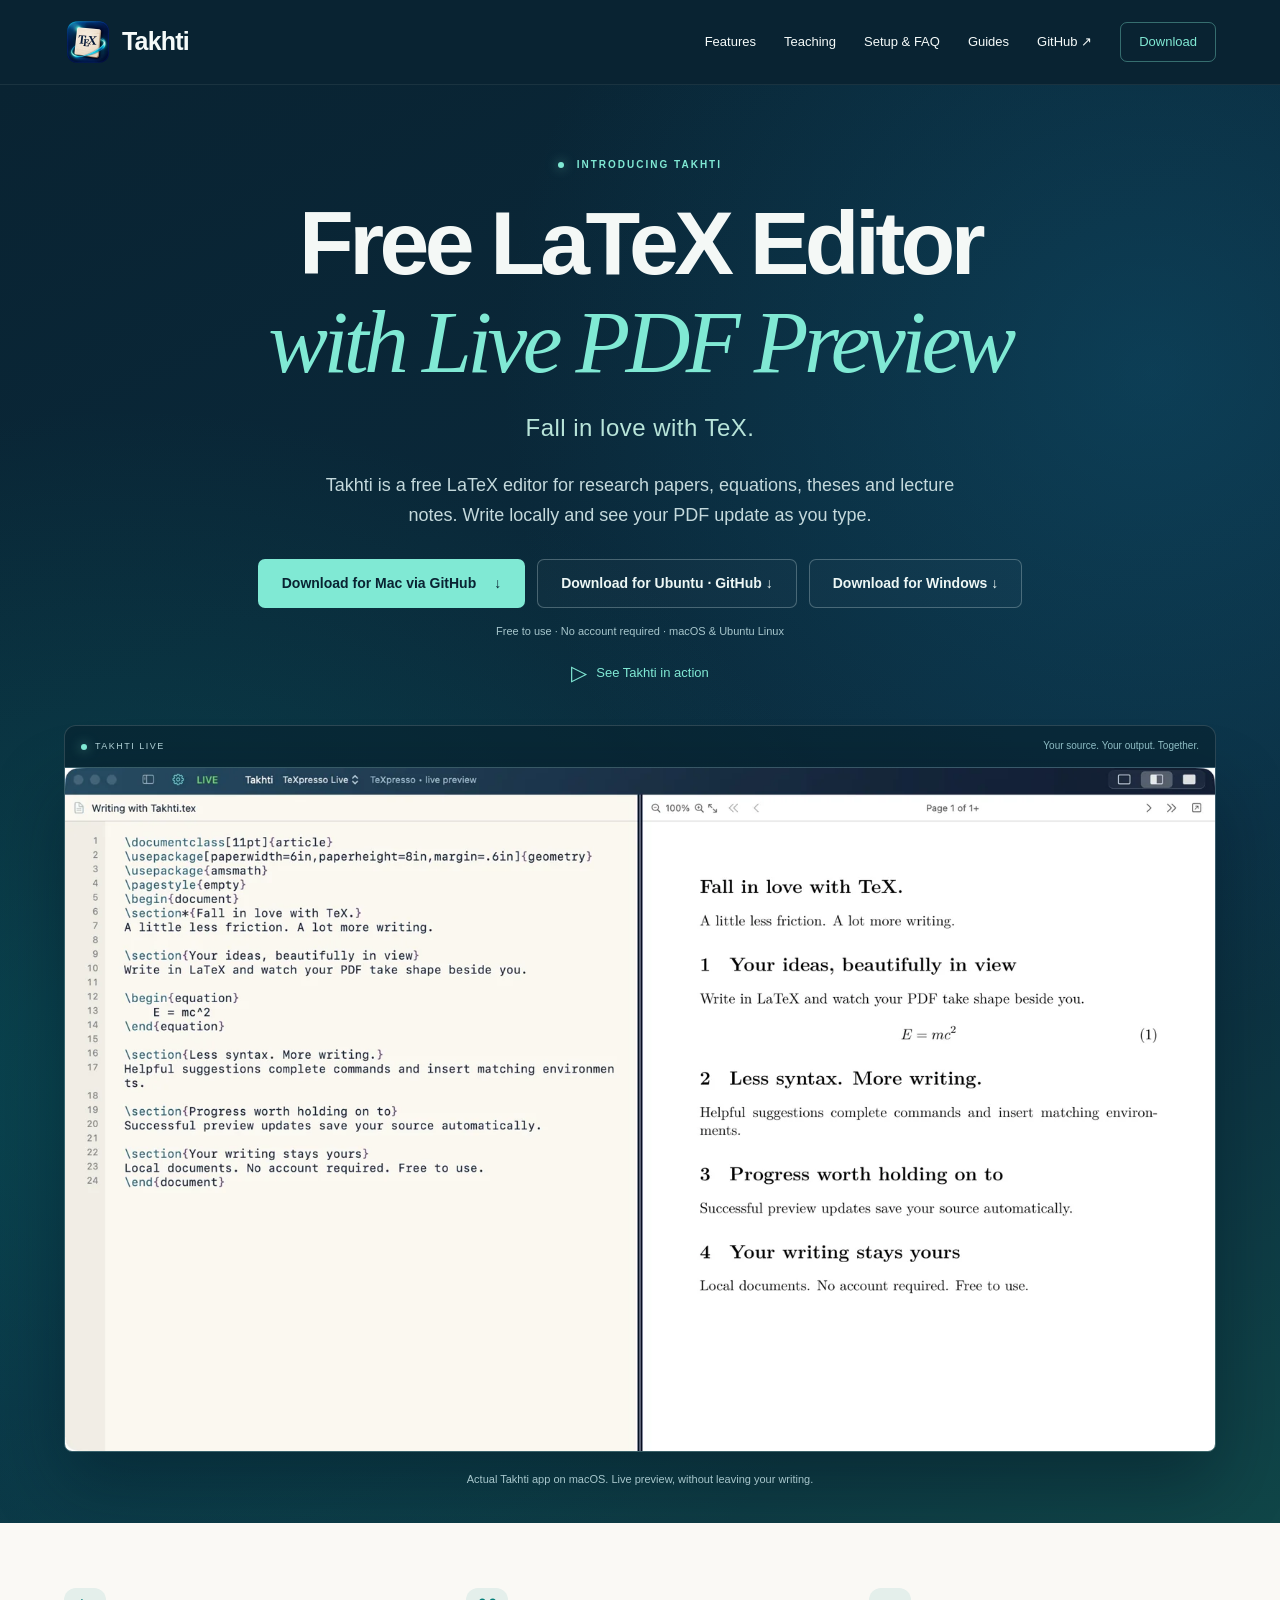
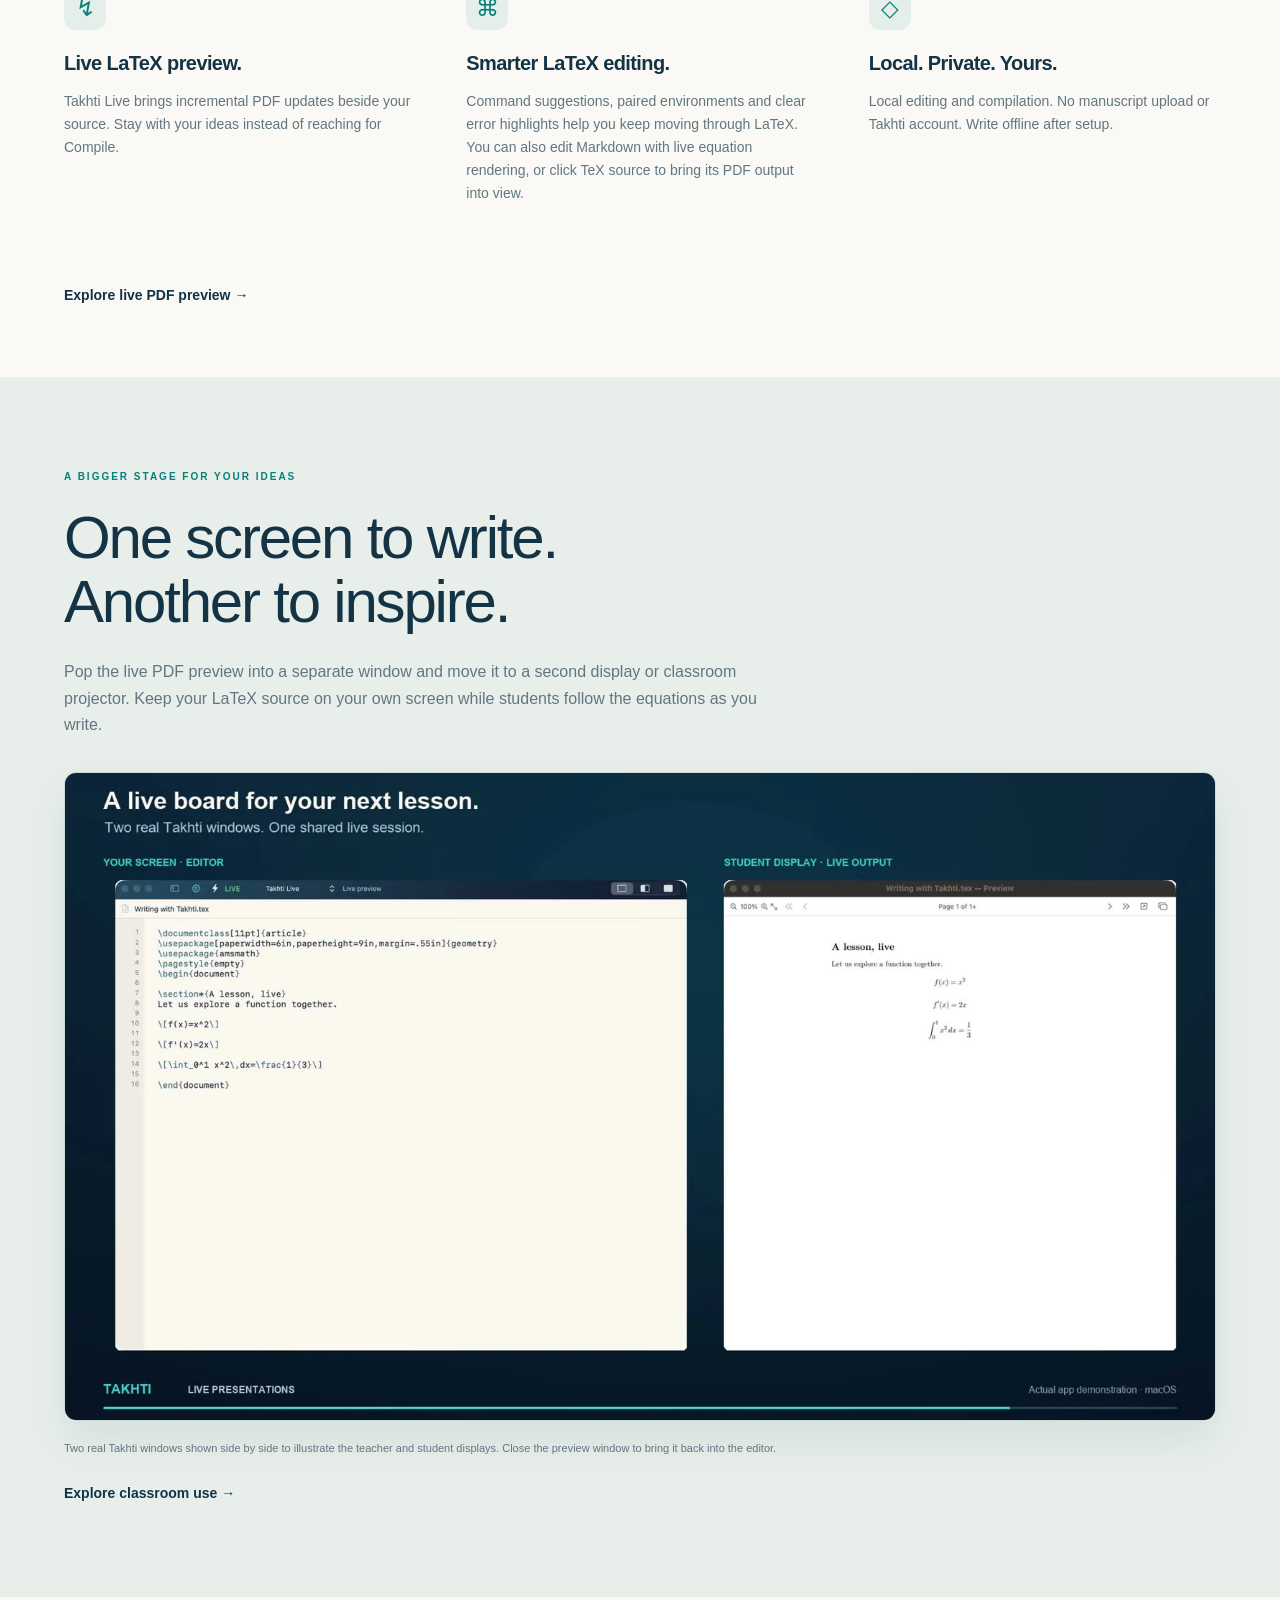
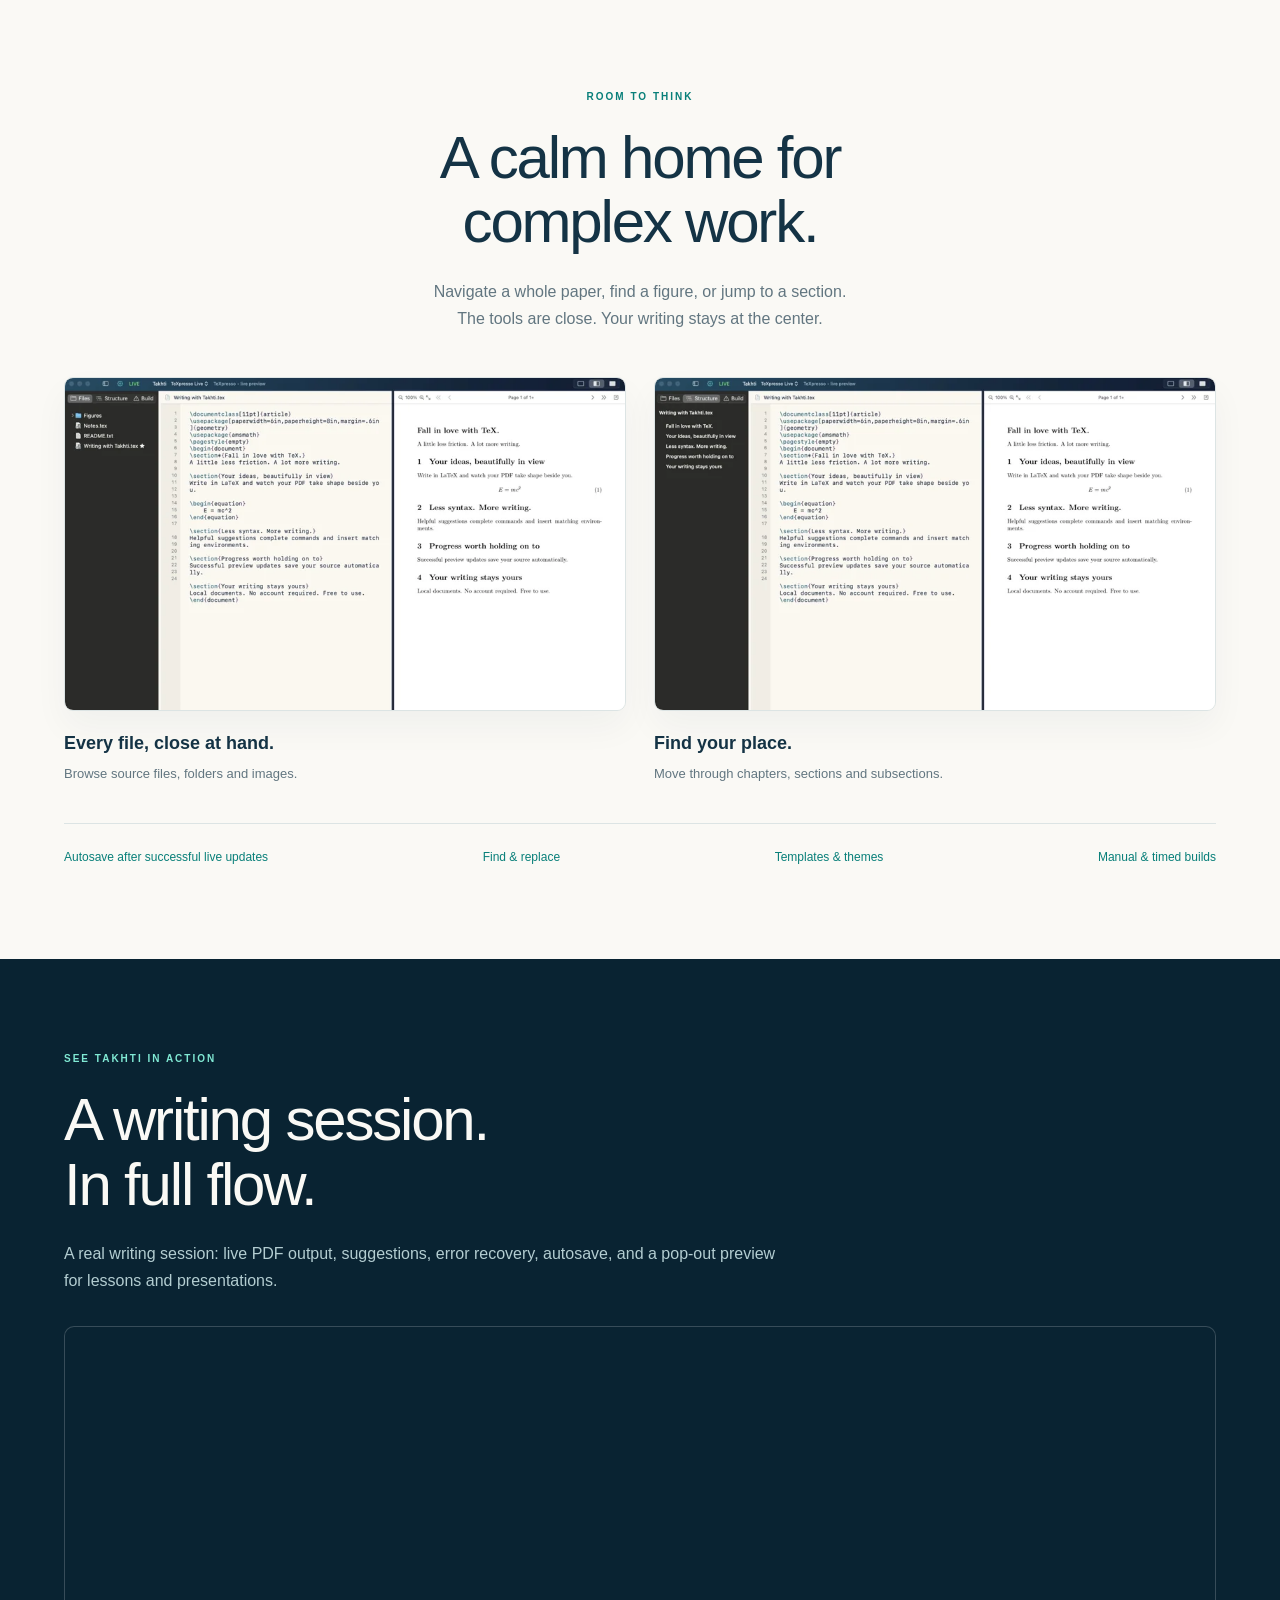
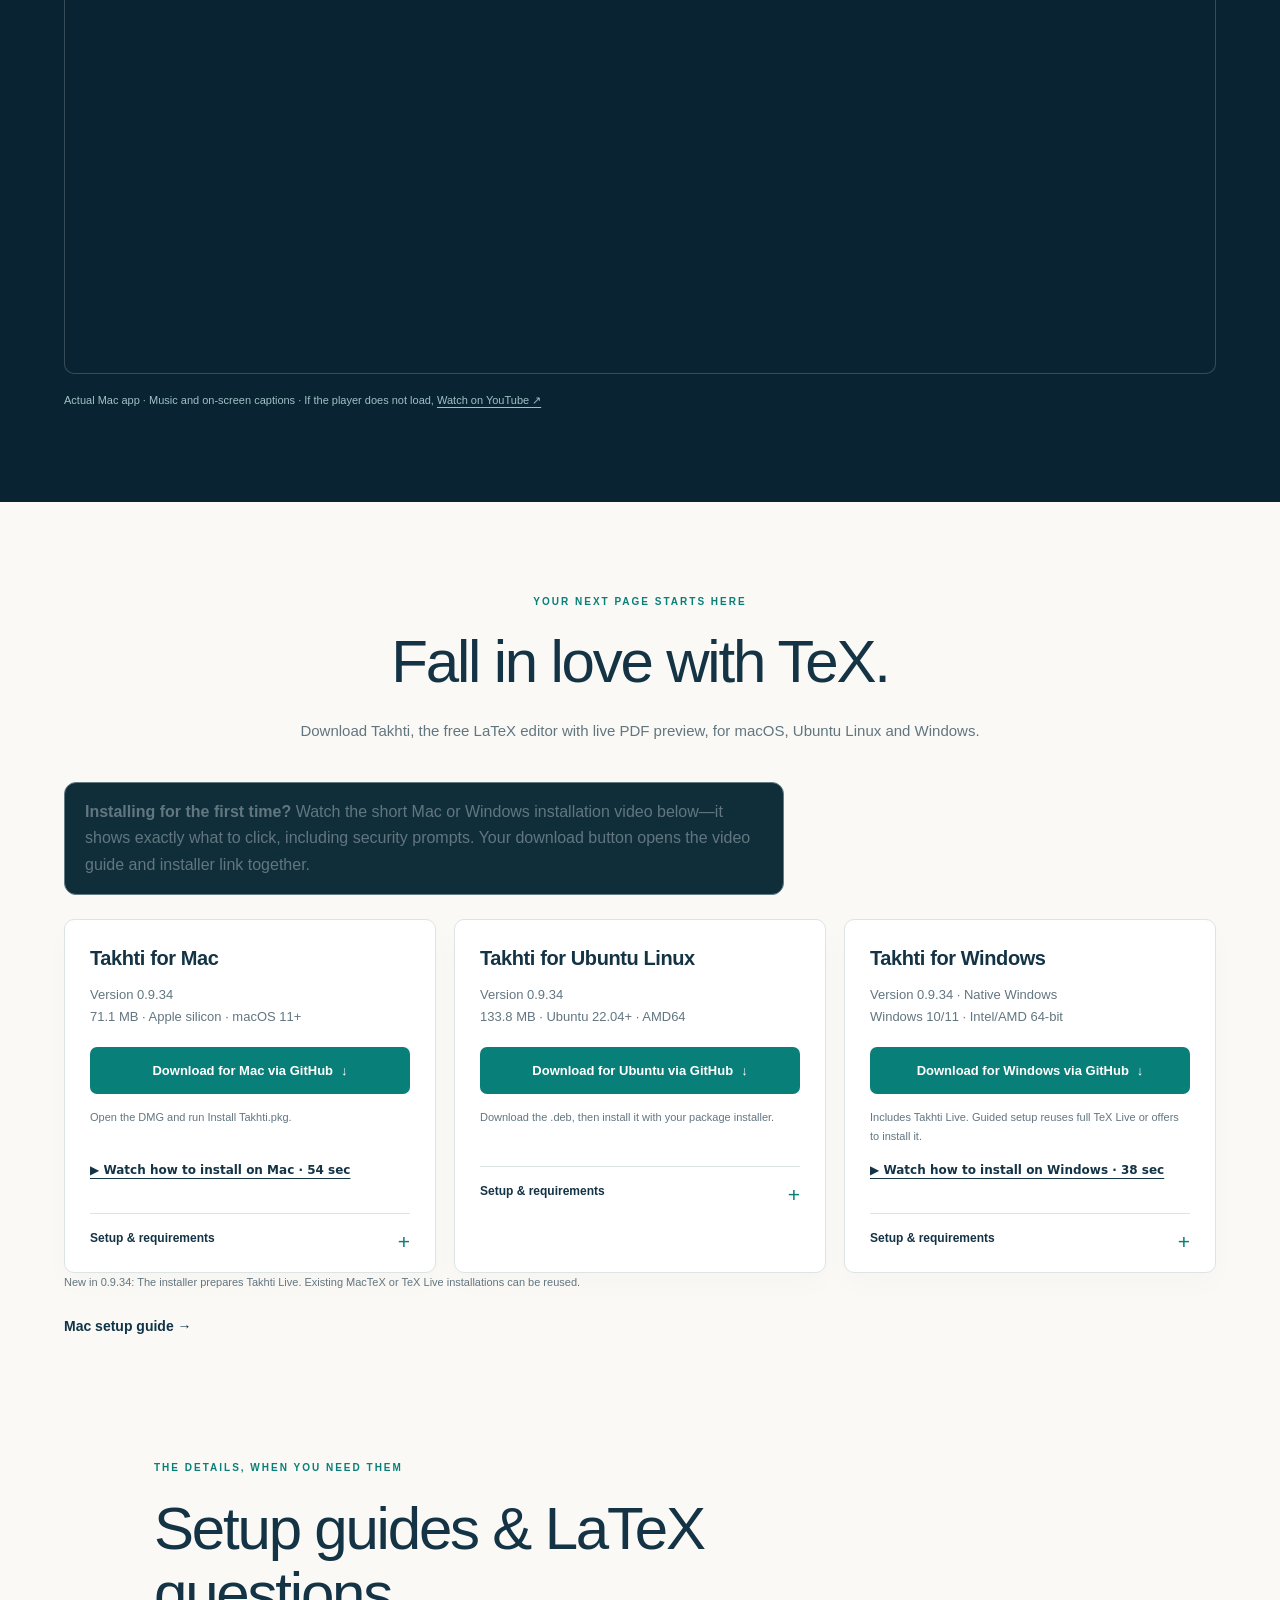
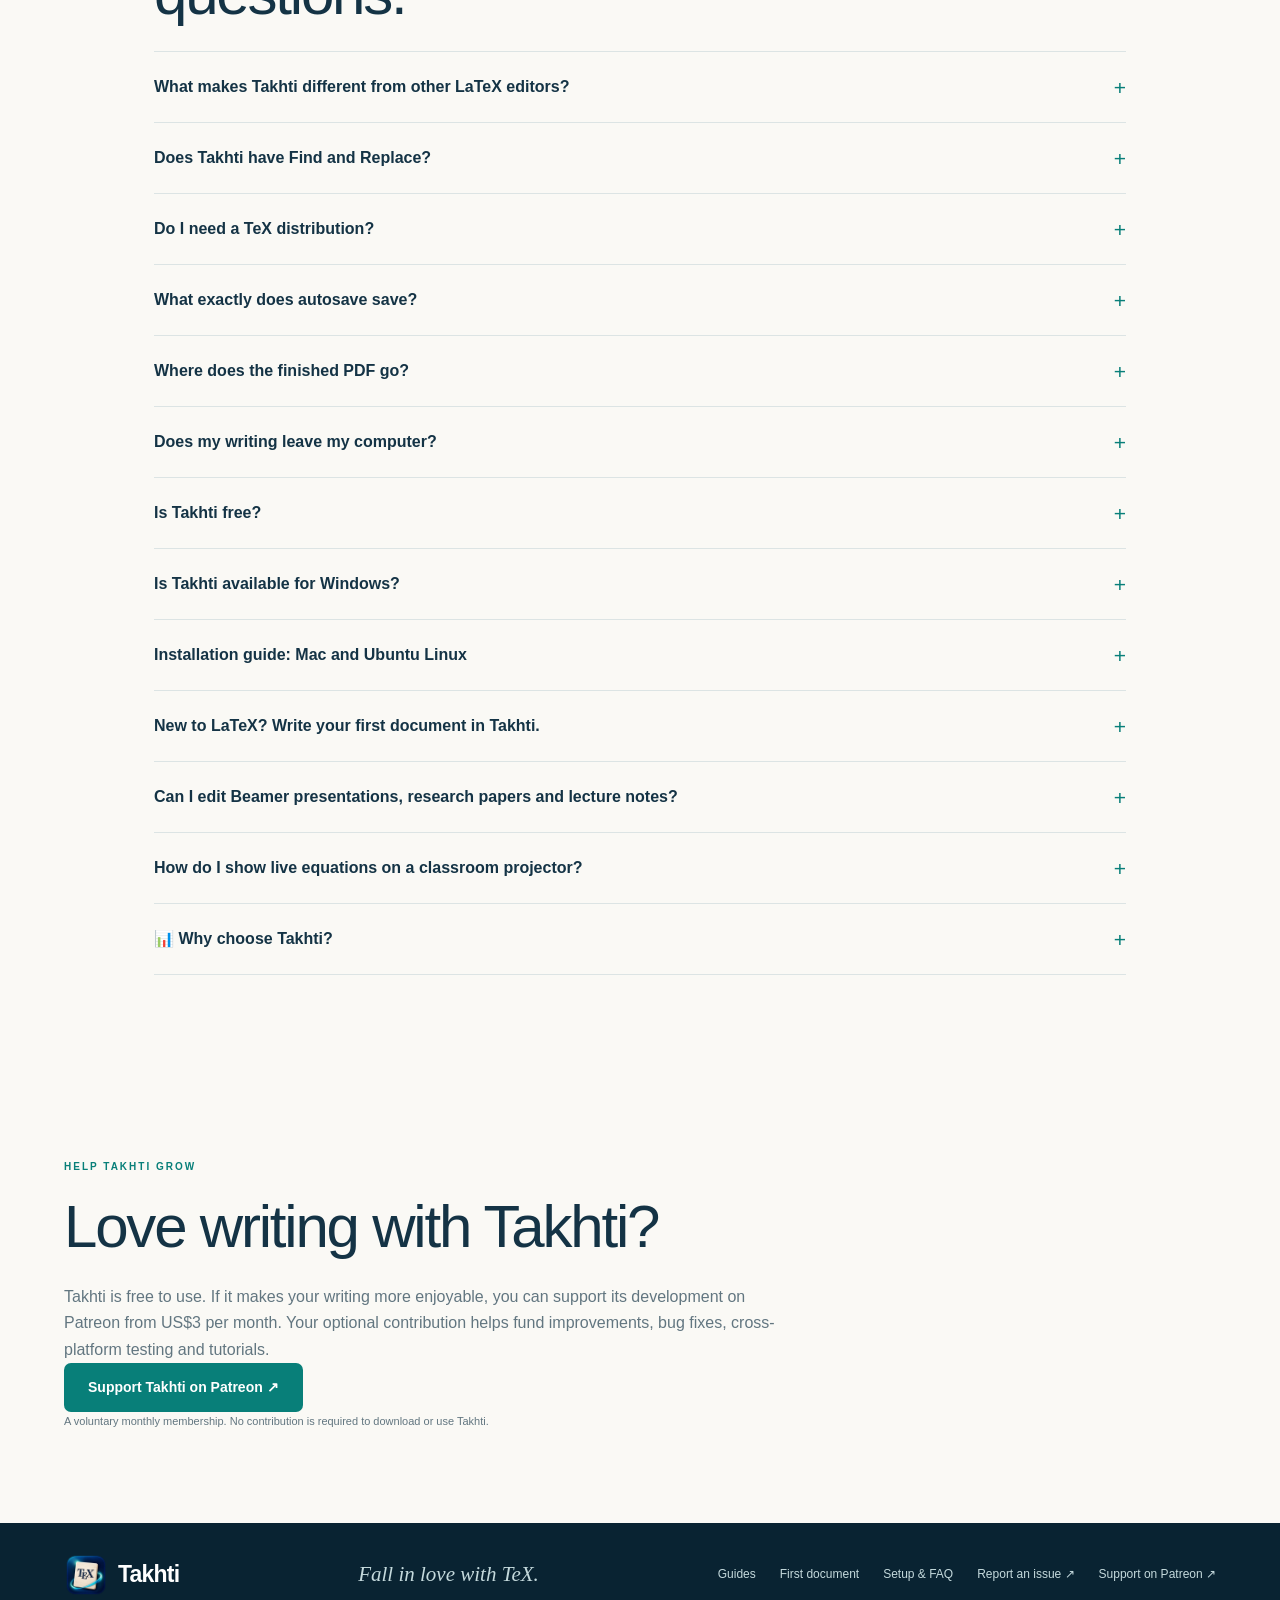
<file: docs/index.html>
<!DOCTYPE html>

<html lang="en"><head><meta charset="utf-8"/><meta content="width=device-width, initial-scale=1" name="viewport"/><meta content="Download Takhti, a free LaTeX editor for Mac, Ubuntu Linux and Windows. Enjoy live PDF preview, local editing, autocomplete and offline writing." name="description"/><meta content="#092332" name="theme-color"/><meta content="Free LaTeX Editor with Live PDF Preview | Takhti" property="og:title"/><meta content="Download Takhti, a free LaTeX editor for Mac, Ubuntu Linux and Windows. Enjoy live PDF preview, local editing, autocomplete and offline writing." property="og:description"/><meta content="website" property="og:type"/><meta content="https://textakhti.github.io/Takhti/" property="og:url"/><meta content="summary_large_image" name="twitter:card"/><meta content="Download Takhti, a free LaTeX editor for Mac, Ubuntu Linux and Windows. Enjoy live PDF preview, local editing, autocomplete and offline writing." name="twitter:description"/><meta content="https://textakhti.github.io/Takhti/live-preview-1600.webp" name="twitter:image"/><meta content="Takhti" property="og:site_name"/><meta content="en_US" property="og:locale"/><meta content="https://textakhti.github.io/Takhti/live-preview-1600.webp" property="og:image"/><meta content="Takhti LaTeX editor with source and live PDF preview" property="og:image:alt"/><meta content="Free LaTeX Editor with Live PDF Preview | Takhti" name="twitter:title"/><title>Free LaTeX Editor with Live PDF Preview | Takhti</title><link href="assets/takhti-icon-192.webp" rel="icon"/><link href="style.css?v=20261116-video-only" rel="stylesheet"/><link href="https://textakhti.github.io/Takhti/" rel="canonical"/><script type="application/ld+json">{"@context": "https://schema.org", "@graph": [{"@type": "WebSite", "@id": "https://textakhti.github.io/Takhti/#website", "url": "https://textakhti.github.io/Takhti/", "name": "Takhti", "description": "Download Takhti, a free LaTeX editor for Mac, Ubuntu Linux and Windows. Enjoy live PDF preview, local editing, autocomplete and offline writing.", "inLanguage": "en"}, {"@type": "WebPage", "@id": "https://textakhti.github.io/Takhti/#webpage", "url": "https://textakhti.github.io/Takhti/", "name": "Free LaTeX Editor with Live PDF Preview | Takhti", "description": "Download Takhti, a free LaTeX editor for Mac, Ubuntu Linux and Windows. Enjoy live PDF preview, local editing, autocomplete and offline writing.", "inLanguage": "en", "isPartOf": {"@id": "https://textakhti.github.io/Takhti/#website"}, "about": {"@id": "https://textakhti.github.io/Takhti/#software"}, "primaryImageOfPage": {"@type": "ImageObject", "url": "https://textakhti.github.io/Takhti/live-preview-1600.webp"}}, {"@type": "SoftwareApplication", "@id": "https://textakhti.github.io/Takhti/#software", "name": "Takhti", "url": "https://textakhti.github.io/Takhti/", "description": "Download Takhti, a free LaTeX editor for Mac, Ubuntu Linux and Windows. Enjoy live PDF preview, local editing, autocomplete and offline writing.", "applicationCategory": "ProductivityApplication", "applicationSubCategory": "LaTeX editor", "operatingSystem": ["macOS 11 or later (Apple silicon)", "Ubuntu 22.04 or later (AMD64)", "Windows 10/11 x64"], "softwareVersion": "0.9.34", "screenshot": "https://textakhti.github.io/Takhti/live-preview-1600.webp", "image": "https://textakhti.github.io/Takhti/live-preview-1600.webp", "offers": {"@type": "Offer", "price": "0", "priceCurrency": "USD", "url": "https://textakhti.github.io/Takhti/#download"}, "downloadUrl": "https://github.com/TeXTakhti/Takhti/releases/latest", "softwareHelp": {"@type": "WebPage", "url": "https://textakhti.github.io/Takhti/#questions"}, "featureList": ["Incremental live PDF preview", "LaTeX command and environment completion", "Local document compilation", "Pop-out preview for teaching", "Autosave after successful live updates", "Project browser and document outline", "Find and replace"]}]}</script></head>
<body><a class="skip" href="#main">Skip to content</a><header><a class="brand" href="#"><img alt="Takhti wooden writing-board icon" height="48" src="assets/takhti-icon-192.webp" width="48"/>Takhti</a><nav aria-label="Main navigation"><a href="#features">Features</a><a href="#teaching">Teaching</a><a href="#questions">Setup &amp; FAQ</a><a href="guides/">Guides</a><a href="https://github.com/TeXTakhti/Takhti" rel="noopener" target="_blank">GitHub ↗</a><a class="nav-button" href="#download">Download</a></nav></header><main id="main"><section aria-labelledby="hero-title" class="hero"><p class="eyebrow"><span class="live-dot"></span> INTRODUCING TAKHTI</p><h1 id="hero-title">Free LaTeX Editor<br/><em>with Live PDF Preview</em></h1><p class="hero-slogan">Fall in love with TeX.</p><p class="lead">Takhti is a free LaTeX editor for research papers, equations, theses and lecture notes. Write locally and see your PDF update as you type.</p><div class="hero-downloads"><a class="button" href="https://github.com/TeXTakhti/Takhti/releases/download/v0.9.34/Takhti-0.9.34-macOS.dmg">Download for Mac via GitHub <span aria-hidden="true">↓</span></a><a aria-label="Download Takhti LaTeX editor for Ubuntu Linux" class="button button-outline" href="https://github.com/TeXTakhti/Takhti/releases/download/v0.9.34/Takhti-0.9.34-Ubuntu-amd64.deb">Download for Ubuntu · GitHub ↓</a><a class="button button-outline" href="https://github.com/TeXTakhti/Takhti/releases/download/v0.9.34/Takhti-0.9.34-Windows-x64-Setup.exe" aria-label="Download Takhti for Windows">Download for Windows ↓</a></div><p class="hero-note">Free to use · No account required · macOS &amp; Ubuntu Linux</p><a class="watch-link" href="#watch"><span aria-hidden="true">▷</span> See Takhti in action</a><figure class="hero-screen"><div class="window-label"><span class="live-dot"></span> TAKHTI LIVE <span class="window-caption">Your source. Your output. Together.</span></div><img alt="Takhti desktop LaTeX editor in its navy and teal theme on macOS, with source code beside a live PDF preview" decoding="async" fetchpriority="high" height="1640" sizes="(max-width: 600px) calc(100vw - 48px), 1240px" src="assets/live-preview-1600.webp" srcset="assets/live-preview-800.webp 800w, assets/live-preview-1600.webp 1600w, assets/live-preview-2400.webp 2400w" width="2760"/><figcaption>Actual Takhti app on macOS. Live preview, without leaving your writing.</figcaption></figure></section><section aria-label="Why write with Takhti" class="section benefits" id="features"><article><span aria-hidden="true" class="feature-symbol">↯</span><h2>Live LaTeX preview.</h2><p>Takhti Live brings incremental PDF updates beside your source. Stay with your ideas instead of reaching for Compile.</p></article><article><span aria-hidden="true" class="feature-symbol">⌘</span><h2>Smarter LaTeX editing.</h2><p>Command suggestions, paired environments and clear error highlights help you keep moving through LaTeX. You can also edit Markdown with live equation rendering, or click TeX source to bring its PDF output into view.</p></article><article><span aria-hidden="true" class="feature-symbol">◇</span><h2>Local. Private. Yours.</h2><p>Local editing and compilation. No manuscript upload or Takhti account. Write offline after setup.</p></article><p class="related-link"><a href="live-preview/">Explore live PDF preview →</a></p></section><section class="teaching section" id="teaching"><p class="eyebrow">A BIGGER STAGE FOR YOUR IDEAS</p><h2>One screen to write.<br/>Another to inspire.</h2><p>Pop the live PDF preview into a separate window and move it to a second display or classroom projector. Keep your LaTeX source on your own screen while students follow the equations as you write.</p><img alt="Takhti LaTeX editor on a teacher’s screen and a separate live PDF preview with a function, derivative and integral for students" class="error-demo" decoding="async" height="1080" loading="lazy" sizes="(max-width: 600px) calc(100vw - 48px), 1240px" src="assets/teaching-preview-1600.webp" srcset="assets/teaching-preview-800.webp 800w, assets/teaching-preview-1600.webp 1600w, assets/teaching-preview-1920.webp 1920w" width="1920"/><p class="small">Two real Takhti windows shown side by side to illustrate the teacher and student displays. Close the preview window to bring it back into the editor.</p><p class="related-link"><a href="teaching/">Explore classroom use →</a></p></section><section class="section workspace" id="workspace"><div class="section-heading"><p class="eyebrow">ROOM TO THINK</p><h2>A calm home for<br/>complex work.</h2><p>Navigate a whole paper, find a figure, or jump to a section.<br/>The tools are close. Your writing stays at the center.</p></div><div class="workspace-grid"><figure><img alt="Takhti project file browser showing LaTeX source files and a figure beside the PDF preview" decoding="async" height="1640" loading="lazy" sizes="(max-width: 600px) calc(100vw - 48px), 560px" src="assets/project-files-1600.webp" srcset="assets/project-files-800.webp 800w, assets/project-files-1600.webp 1600w, assets/project-files-2400.webp 2400w" width="2760"/><figcaption><strong>Every file, close at hand.</strong> Browse source files, folders and images.</figcaption></figure><figure><img alt="Takhti document outline with sections and subsections for navigating a research paper" decoding="async" height="1640" loading="lazy" sizes="(max-width: 600px) calc(100vw - 48px), 560px" src="assets/document-structure-1600.webp" srcset="assets/document-structure-800.webp 800w, assets/document-structure-1600.webp 1600w, assets/document-structure-2400.webp 2400w" width="2760"/><figcaption><strong>Find your place.</strong> Move through chapters, sections and subsections.</figcaption></figure></div><div class="utility-strip"><span>Autosave after successful live updates</span><span>Find &amp; replace</span><span>Templates &amp; themes</span><span>Manual &amp; timed builds</span></div></section><section aria-labelledby="watch-title" class="section video-showcase" id="watch"><p class="eyebrow">SEE TAKHTI IN ACTION</p><h2 id="watch-title">A writing session.<br/>In full flow.</h2><p>A real writing session: live PDF output, suggestions, error recovery, autosave, and a pop-out preview for lessons and presentations.</p><div class="video-frame"><iframe title="Takhti live LaTeX editor feature tour and pop-out teaching demonstration" src="https://www.youtube-nocookie.com/embed/V9Gahk5-wYc?rel=0&amp;origin=https%3A%2F%2Ftextakhti.github.io" width="1280" height="720" referrerpolicy="strict-origin-when-cross-origin" loading="lazy" allow="accelerometer; autoplay; clipboard-write; encrypted-media; gyroscope; picture-in-picture; web-share" allowfullscreen></iframe></div><p class="small">Actual Mac app · Music and on-screen captions · If the player does not load, <a href="https://www.youtube.com/watch?v=V9Gahk5-wYc" rel="noopener" target="_blank">Watch on YouTube ↗</a></p></section><section class="download-section section" id="download"><div class="download-intro"><p class="eyebrow">YOUR NEXT PAGE STARTS HERE</p><h2>Fall in love with TeX.</h2><p>Download Takhti, the free LaTeX editor with live PDF preview, for macOS, Ubuntu Linux and Windows.</p></div><p class="installation-callout"><strong>Installing for the first time?</strong> Watch the short Mac or Windows installation video below—it shows exactly what to click, including security prompts. Your download button opens the video guide and installer link together.</p><div class="download-grid"><article class="download-card"><h3>Takhti for Mac</h3><p>Version 0.9.34<br/>71.1 MB · Apple silicon · macOS 11+</p><a class="button" href="https://github.com/TeXTakhti/Takhti/releases/download/v0.9.34/Takhti-0.9.34-macOS.dmg" rel="noopener" target="_blank">Download for Mac via GitHub <span aria-hidden="true">↓</span></a><p class="small">Open the DMG and run Install Takhti.pkg.</p><button class="installation-link" type="button" data-install-guide="mac">▶ Watch how to install on Mac · 54 sec</button><details><summary>Setup &amp; requirements</summary><p>Setup downloads the verified prebuilt live runtime (about 65 MB), then reuses an existing full MacTeX installation or downloads MacTeX (about 6.4 GB) if missing. Progress is shown in Takhti; interrupted MacTeX downloads can resume after a restart. macOS Installer asks for administrator approval. Installed packages are reused before fetching uncached compatible inputs. This app is locally signed and has not been Apple-notarized.</p></details></article><article class="download-card"><h3>Takhti for Ubuntu Linux</h3><p>Version 0.9.34<br/>133.8 MB · Ubuntu 22.04+ · AMD64</p><a class="button" href="https://github.com/TeXTakhti/Takhti/releases/download/v0.9.34/Takhti-0.9.34-Ubuntu-amd64.deb" rel="noopener" target="_blank">Download for Ubuntu via GitHub <span aria-hidden="true">↓</span></a><p class="small">Download the .deb, then install it with your package installer.</p><details><summary>Setup &amp; requirements</summary><p>First-run setup prepares Takhti Live and checks for TeX Live. If missing, full TeX Live is downloaded and installed (several GB), with progress and package details shown in setup. Downloaded and partial TeX Live packages are retained so setup can continue after an interruption. Administrator approval and internet access are needed. Full TeX Live setup requires internet access and administrator approval.</p></details></article><article class="download-card"><h3>Takhti for Windows</h3><p>Version 0.9.34 · Native Windows<br/>Windows 10/11 · Intel/AMD 64-bit</p><a class="button" href="https://github.com/TeXTakhti/Takhti/releases/download/v0.9.34/Takhti-0.9.34-Windows-x64-Setup.exe" rel="noopener" target="_blank">Download for Windows via GitHub <span aria-hidden="true">↓</span></a><p class="small">Includes Takhti Live. Guided setup reuses full TeX Live or offers to install it.</p><button class="installation-link" type="button" data-install-guide="windows">▶ Watch how to install on Windows · 38 sec</button><details><summary>Setup &amp; requirements</summary><p>Run the setup .exe and open Takhti from the Start menu. This native Windows build includes the live engine and runtime libraries, and checks for full native TeX Live on your computer. If missing or partial, guided setup offers to download and install the full distribution (several GB). You can choose Later and return from Settings. Existing distributions are preserved. <a href="https://tug.org/texlive/windows.html" target="_blank" rel="noopener">Get TeX Live for Windows</a>, then restart Takhti. TeX Live is downloaded during setup only if needed. The Windows installer is unsigned. The packaged engine has been tested on Windows 10 and Windows 11; this newly packaged installer still needs a fresh installation test.</p></details></article></div><p class="small">New in 0.9.34: The installer prepares Takhti Live. Existing MacTeX or TeX Live installations can be reused.</p><p class="related-link"><a href="mac/">Mac setup guide →</a></p></section><section class="questions section" id="questions"><p class="eyebrow">THE DETAILS, WHEN YOU NEED THEM</p><h2>Setup guides &amp; LaTeX questions.</h2><details><summary>What makes Takhti different from other LaTeX editors?</summary><p>Takhti combines incremental live PDF preview, LaTeX command suggestions, project navigation and a pop-out display in a focused desktop workspace. It is free to use. Takhti is available for Mac, Ubuntu Linux and Windows, with a native Windows version. Try it with your own project to see whether it suits your workflow.</p></details><details><summary>Does Takhti have Find and Replace?</summary><p>Yes. Open Find/Replace from the editor header, or press ⌘F on Mac and Ctrl+F on Ubuntu. You can navigate matches, replace one match or replace all, and undo replacements.</p></details><details><summary>Do I need a TeX distribution?</summary><p>Setup checks for a full TeX installation. On Mac, it first downloads the prebuilt Takhti Live runtime (about 65 MB), then downloads MacTeX (about 6.4 GB) if no full MacTeX installation is present. Ubuntu reuses TeX Live or installs the full distribution when missing. Progress and download details are displayed during setup. Standard builds try pdfLaTeX, then XeLaTeX, then LuaLaTeX. Private or nonstandard packages may still need to be supplied with your project.</p></details><details id="autosave-details"><summary>What exactly does autosave save?</summary><p>Save an untitled document once to choose its location. In Takhti Live mode, a successful live-preview update saves that source revision; only the pages needed for the preview may have been checked. Later pages can still contain errors. Timed and manual builds autosave on a successful full build. Use ⌘S on Mac or Ctrl+S on Ubuntu whenever you want to save the current text explicitly.</p></details><details><summary>Where does the finished PDF go?</summary><p>A full build saves the PDF alongside the project’s root .tex file. When closing builds are enabled and a document has a successful live-preview update and no current live-build failure, Takhti attempts a full build using the last successful source checkpoint. Settings lets you turn the closing build off and choose its compiler. If that build fails, the existing PDF is preserved and a brief dialog lets you close anyway or cancel.</p></details><details><summary>Does my writing leave my computer?</summary><p>Takhti’s editing and compilation run locally. It does not upload your documents for typesetting and does not require a Takhti account. Dependency setup, missing-package downloads and release checks contact external services. Update checks run automatically only after more than three days since the last successful check, and whenever About opens. Optional diagnostic reports include basic system and app details only. Takhti asks before sharing and shows the report for review; continuing opens a public GitHub issue form. Documents and raw logs are excluded. This website and GitHub downloads are separate services with their own privacy policies.</p></details><details><summary>Is Takhti free?</summary><p>Yes. Takhti is free to use, with no subscription required.</p></details><details><summary>Is Takhti available for Windows?</summary><p>Yes. The native Windows version includes Takhti Live and runs on Windows 10/11 x64. First-run setup detects full TeX Live and offers to install it if needed. <a href="#download">Download Takhti for Windows</a>.</p></details><details><summary>Installation guide: Mac and Ubuntu Linux</summary><div class="answer"><h3>macOS</h3><p>Open the DMG and run Install Takhti.pkg. First-run setup checks for Takhti Live and a full TeX distribution, then offers to install missing components. Requires Apple silicon and macOS 11 or later.</p><h3>Ubuntu Linux</h3><p>Install the AMD64 DEB with your package manager, or run <code>sudo apt install ./Takhti-0.9.34-Ubuntu-amd64.deb</code>. Requires Ubuntu 22.04 or later on Intel/AMD 64-bit.</p><p>Version 0.9.34 for Mac and Ubuntu; native Windows version 0.9.34. The Mac app is not Apple-notarized. Ubuntu requires broader testing.</p></div></details><details id="beginner-guide"><summary>New to LaTeX? Write your first document in Takhti.</summary><div class="answer"><p>Install Takhti and complete the guided setup. Start with an article template, save your document as a <code>.tex</code> file, then select Takhti Live in the build-mode menu. Edit the text between <code>\begin{document}</code> and <code>\end{document}</code> to see the preview update.</p><p>For a heading, type <code>\section{}</code> and write its title inside the braces. For a displayed equation, insert an equation environment and enter <code>E=mc^2</code> between its matching begin and end commands. Suggestions help complete LaTeX commands and environments.</p><p>Use Find and Replace with Cmd+F on Mac or Ctrl+F on Ubuntu. If a line has an error, check its highlight and the Build sidebar. A successful live update checks the previewed content; use a full build before sharing the final PDF.</p><p><a href="#watch">Watch the real editing demonstration</a> or <a href="#download">download Takhti for your computer</a>.</p></div></details><details id="beamer-guide"><summary>Can I edit Beamer presentations, research papers and lecture notes?</summary><p>Yes. Open the project’s main LaTeX source file with its supporting files and figures in place. Use the project browser to find files and the document outline to navigate sections. Templates provide starting points for common document types, including presentations. Compatibility depends on the packages and features used by your project.</p></details><details id="teaching-guide"><summary>How do I show live equations on a classroom projector?</summary><p>Open the preview in a separate window using the pop-out button in the preview header. Move that window onto your second display or projector. Keep the editor on your own screen and type inside a complete LaTeX equation environment so students can follow the output as it changes. <a href="#teaching">See the teaching preview example</a>.</p></details><details class="comparison" id="compare"><summary>📊 Why choose Takhti? </summary><div aria-label="LaTeX editor comparison" class="table-scroll" role="region" tabindex="0"><table><caption>How Takhti Compares to the Competition</caption><thead><tr><th scope="col">Feature</th><th scope="col">Takhti</th><th scope="col">Overleaf</th><th scope="col">TeXstudio</th><th scope="col">VS Code + Extensions</th></tr></thead><tbody><tr><th scope="row">Interface Design</th><td>💎 Modern &amp; Minimal</td><td>💻 Cloud-heavy</td><td>🏛️ Outdated / Cluttered</td><td>🛠️ Complex Setup</td></tr><tr><th scope="row">Offline Reliability</th><td>✅ 100% Native</td><td>❌ Requires Internet</td><td>✅ Native</td><td>✅ Native</td></tr><tr><th scope="row">Preview speed</th><td>⚡ Instant</td><td>⌛ Dependent on browser</td><td>⌛ Moderate</td><td>⌛ Heavy Load</td></tr><tr><th scope="row">Learning Curve</th><td>🌱 Easy</td><td>🌱 Easy</td><td>🪵 Steep</td><td>🪵 Complex for beginners</td></tr></tbody></table></div></details></section><section class="section" id="support"><p class="eyebrow">HELP TAKHTI GROW</p><h2>Love writing with Takhti?</h2><p>Takhti is free to use. If it makes your writing more enjoyable, you can support its development on Patreon from US$3 per month. Your optional contribution helps fund improvements, bug fixes, cross-platform testing and tutorials.</p><p><a class="button" href="https://www.patreon.com/TakhtiEditor" target="_blank" rel="noopener">Support Takhti on Patreon ↗</a></p><p class="small">A voluntary monthly membership. No contribution is required to download or use Takhti.</p></section></main><footer><a class="brand" href="#"><img alt="" height="44" src="assets/takhti-icon-192.webp" width="44"/>Takhti</a><p>Fall in love with TeX.</p><div><a href="guides/">Guides</a><a href="#beginner-guide">First document</a><a href="#questions">Setup &amp; FAQ</a><a href="https://github.com/TeXTakhti/Takhti/issues">Report an issue ↗</a><a href="https://www.patreon.com/TakhtiEditor" target="_blank" rel="noopener">Support on Patreon ↗</a></div></footer><dialog class="installation-guide" id="installation-guide" aria-labelledby="installation-title" aria-describedby="installation-duration"><div class="installation-heading"><div><h2 id="installation-title">Install Takhti</h2><p id="installation-duration"></p></div><button type="button" id="installation-close" aria-label="Close installation walkthrough">×</button></div><div class="installation-media"><video id="installation-video" controls playsinline muted preload="none" aria-label="Recorded installation walkthrough"></video></div><ol id="installation-steps"></ol><p id="installation-note" class="installation-note"></p><div class="installation-actions"><a class="button" id="installation-download" href="#download" target="_blank" rel="noopener">Download installer via GitHub ↓</a></div></dialog><script src="download-guide.js?v=20261117-setup" defer></script></body></html>
</file>
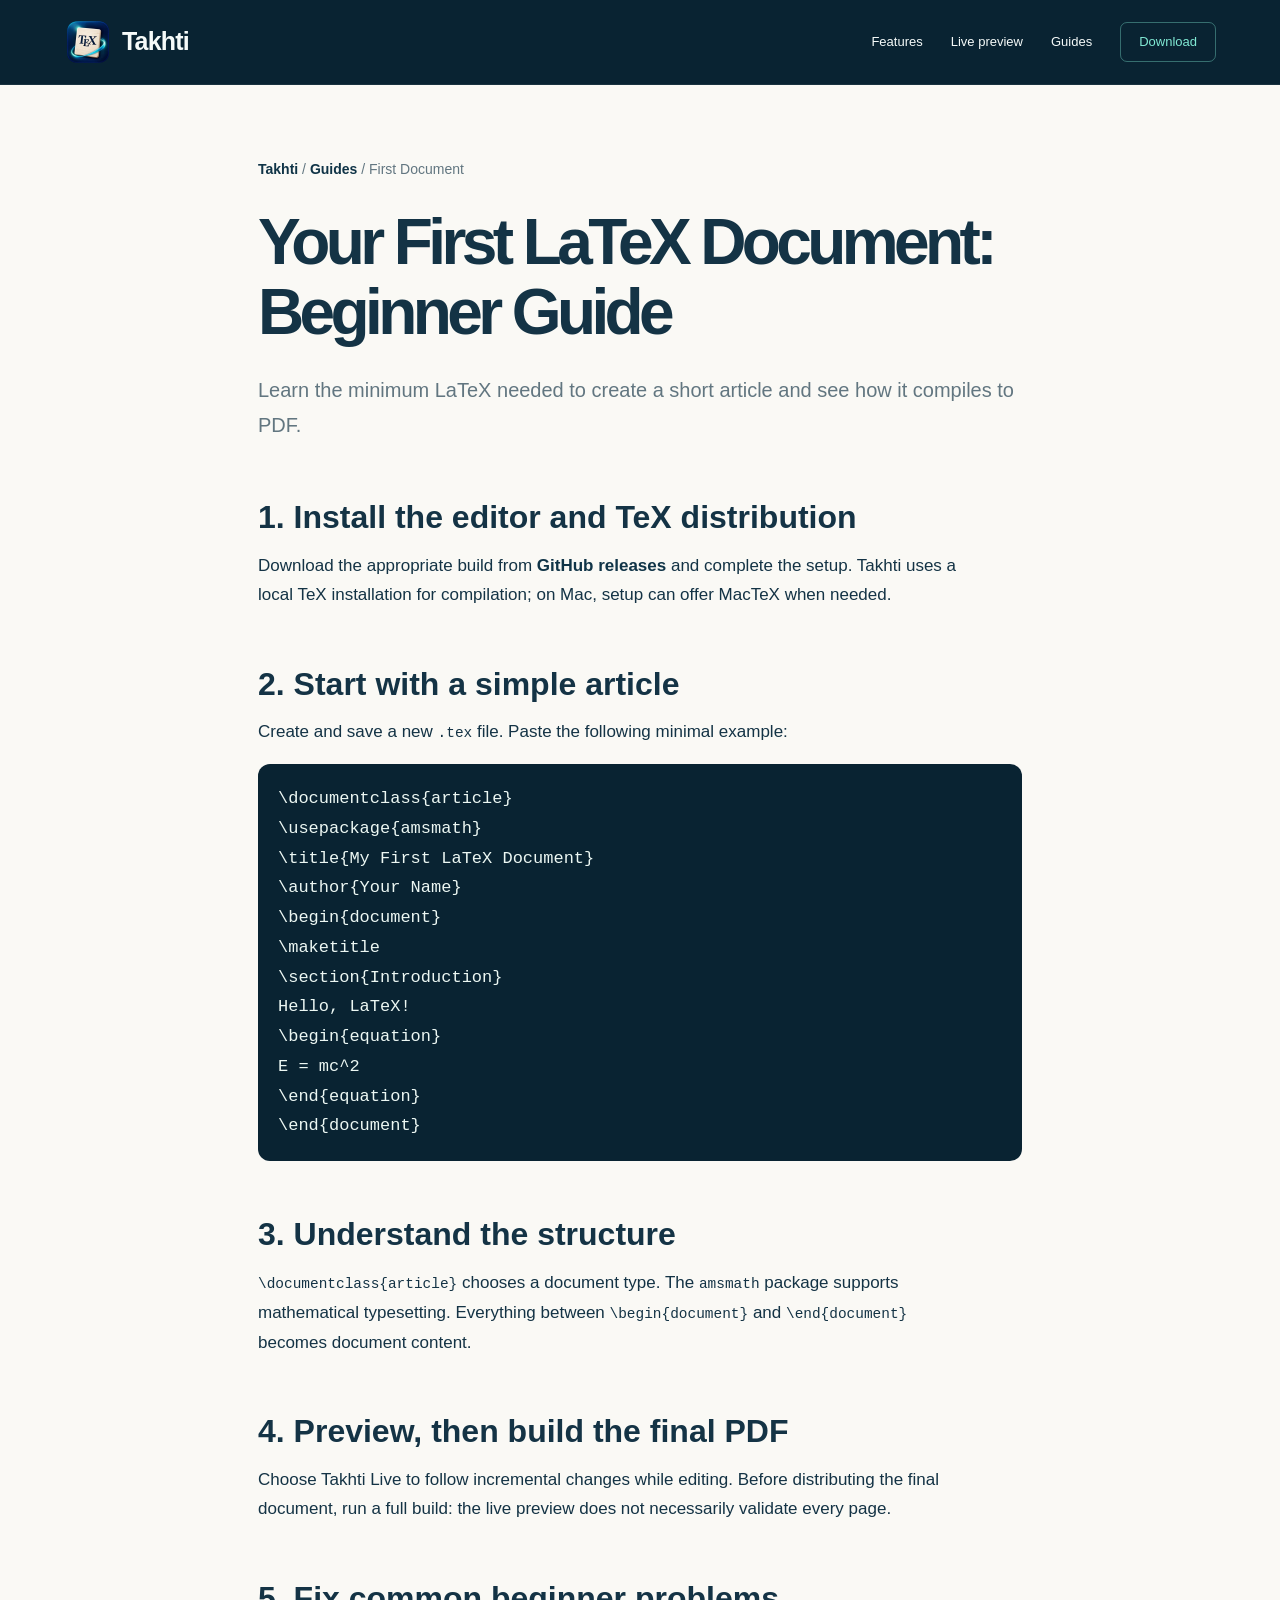
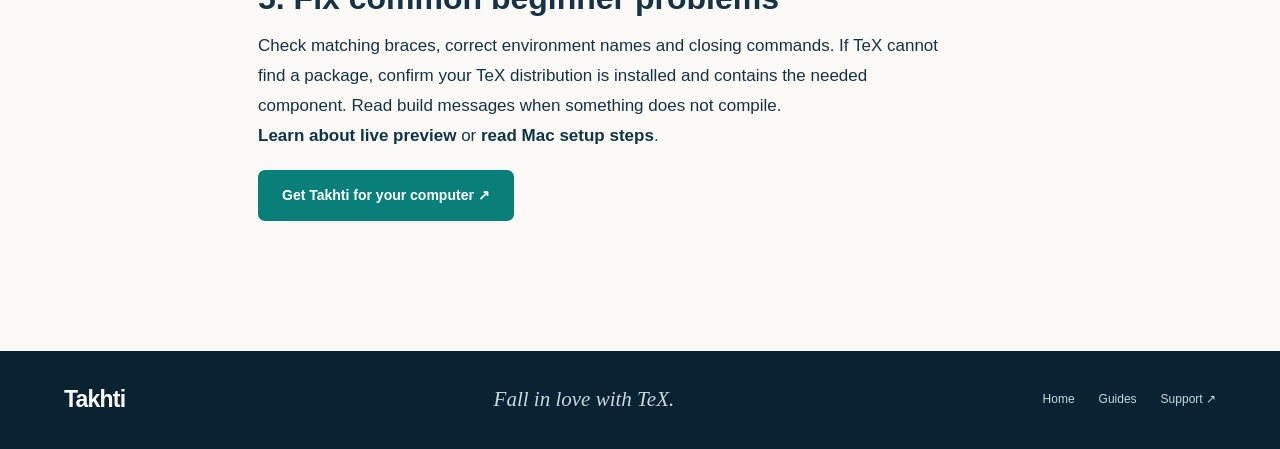
<file: docs/first-document/index.html>
<!doctype html><html lang="en"><head><meta charset="utf-8"><meta name="viewport" content="width=device-width, initial-scale=1"><meta name="description" content="Create your first LaTeX article with a title, section and equation, then build the PDF in Takhti."><meta name="theme-color" content="#092332"><title>Your First LaTeX Document: Beginner Guide | Takhti</title><meta property="og:type" content="article"><meta property="og:site_name" content="Takhti"><meta property="og:title" content="Your First LaTeX Document: Beginner Guide | Takhti"><meta property="og:description" content="Create your first LaTeX article with a title, section and equation, then build the PDF in Takhti."><meta name="twitter:card" content="summary"><link rel="icon" href="../assets/takhti-icon-192.webp"><link rel="stylesheet" href="../style.css"><script type="application/ld+json">{"@context": "https://schema.org", "@type": "WebPage", "name": "Your First LaTeX Document: Beginner Guide | Takhti", "description": "Create your first LaTeX article with a title, section and equation, then build the PDF in Takhti.", "inLanguage": "en"}</script></head><body><a class="skip" href="#main">Skip to content</a><header><a class="brand" href="../"><img src="../assets/takhti-icon-192.webp" width="48" height="48" alt="">Takhti</a><nav aria-label="Main navigation"><a href="../#features">Features</a><a href="../live-preview/">Live preview</a><a href="../guides/">Guides</a><a href="../#download" class="nav-button">Download</a></nav></header><main id="main" class="prose"><p class="crumb"><a href="../">Takhti</a> / <a href="../guides/">Guides</a> / First Document</p><h1>Your First LaTeX Document: Beginner Guide</h1><p class="intro">Learn the minimum LaTeX needed to create a short article and see how it compiles to PDF.</p><h2>1. Install the editor and TeX distribution</h2><p>Download the appropriate build from <a href="https://github.com/TeXTakhti/Takhti/releases/latest">GitHub releases</a> and complete the setup. Takhti uses a local TeX installation for compilation; on Mac, setup can offer MacTeX when needed.</p><h2>2. Start with a simple article</h2><p>Create and save a new <code>.tex</code> file. Paste the following minimal example:</p><pre>
\documentclass{article}
\usepackage{amsmath}
\title{My First LaTeX Document}
\author{Your Name}
\begin{document}
\maketitle
\section{Introduction}
Hello, LaTeX!
\begin{equation}
E = mc^2
\end{equation}
\end{document}
</pre><h2>3. Understand the structure</h2><p><code>\documentclass{article}</code> chooses a document type. The <code>amsmath</code> package supports mathematical typesetting. Everything between <code>\begin{document}</code> and <code>\end{document}</code> becomes document content.</p><h2>4. Preview, then build the final PDF</h2><p>Choose Takhti Live to follow incremental changes while editing. Before distributing the final document, run a full build: the live preview does not necessarily validate every page.</p><h2>5. Fix common beginner problems</h2><p>Check matching braces, correct environment names and closing commands. If TeX cannot find a package, confirm your TeX distribution is installed and contains the needed component. Read build messages when something does not compile.</p><p><a href="../live-preview/">Learn about live preview</a> or <a href="../mac/">read Mac setup steps</a>.</p><p><a class="button" href="../#download">Get Takhti for your computer ↗</a></p></main><footer><a class="brand" href="../">Takhti</a><p>Fall in love with TeX.</p><div><a href="../">Home</a><a href="../guides/">Guides</a><a href="https://github.com/TeXTakhti/Takhti/issues">Support ↗</a></div></footer></body></html>
</file>
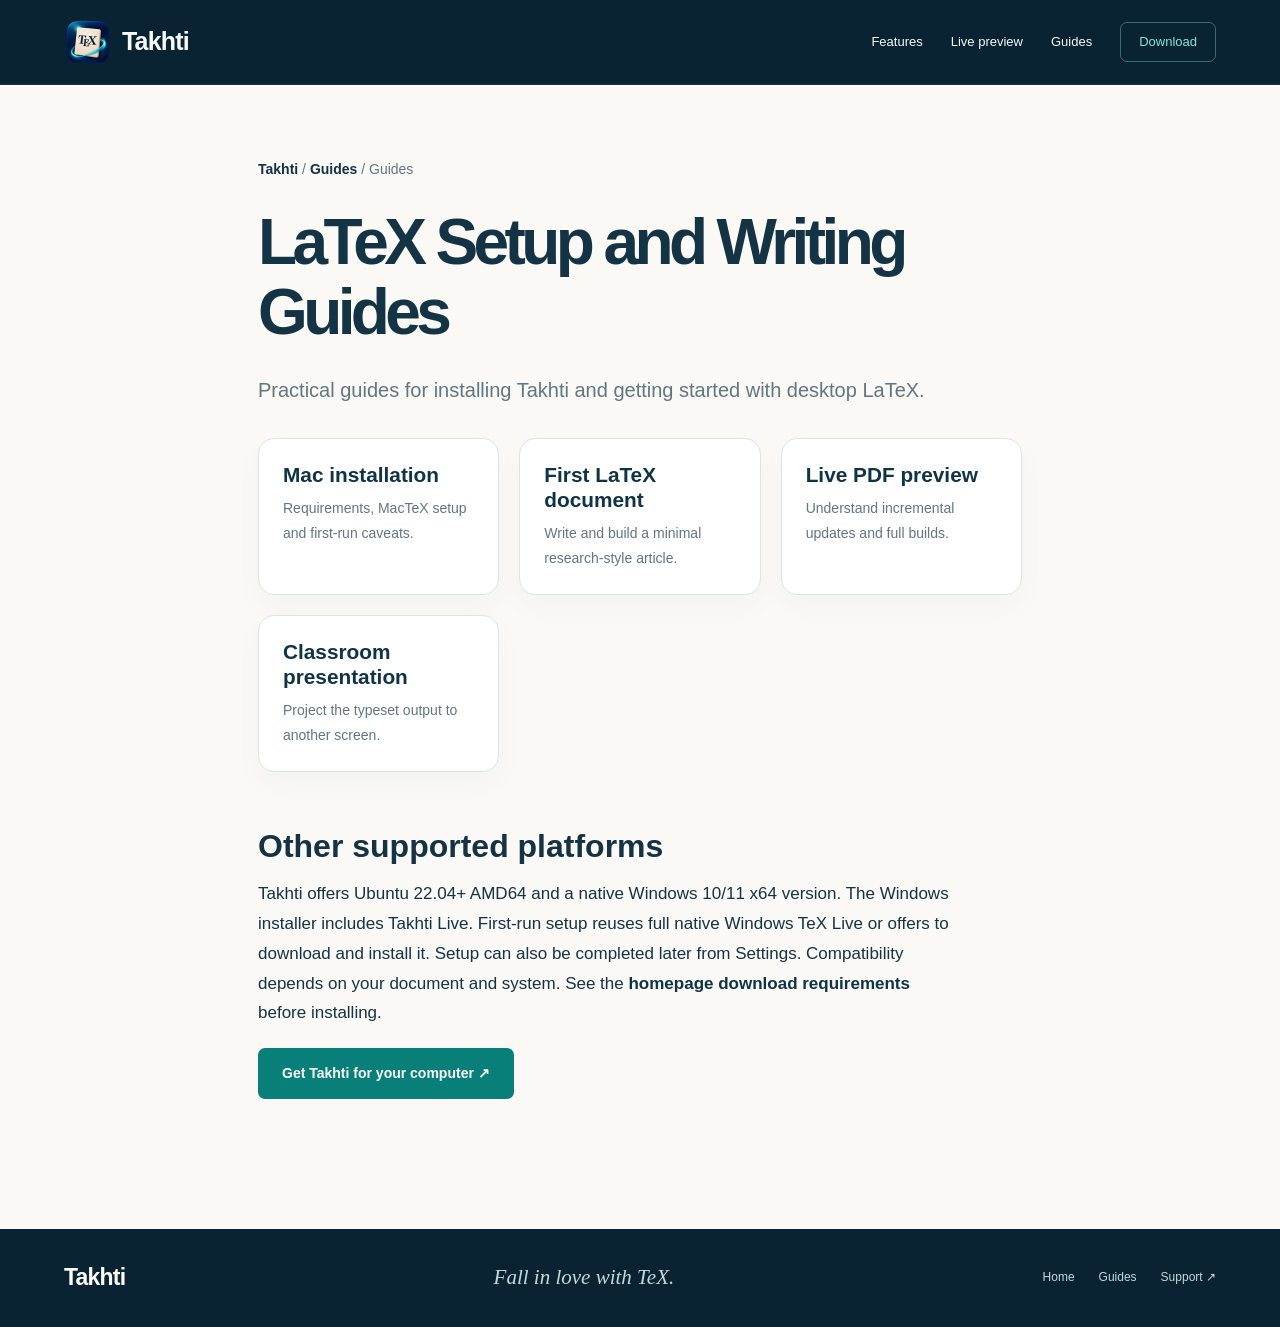
<file: docs/guides/index.html>
<!doctype html><html lang="en"><head><meta charset="utf-8"><meta name="viewport" content="width=device-width, initial-scale=1"><meta name="description" content="Learn how to install Takhti, set up LaTeX on Mac and write your first document with a live PDF preview."><meta name="theme-color" content="#092332"><title>LaTeX Setup and Writing Guides | Takhti</title><meta property="og:type" content="article"><meta property="og:site_name" content="Takhti"><meta property="og:title" content="LaTeX Setup and Writing Guides | Takhti"><meta property="og:description" content="Learn how to install Takhti, set up LaTeX on Mac and write your first document with a live PDF preview."><meta name="twitter:card" content="summary"><link rel="icon" href="../assets/takhti-icon-192.webp"><link rel="stylesheet" href="../style.css"><script type="application/ld+json">{"@context": "https://schema.org", "@type": "WebPage", "name": "LaTeX Setup and Writing Guides | Takhti", "description": "Learn how to install Takhti, set up LaTeX on Mac and write your first document with a live PDF preview.", "inLanguage": "en"}</script></head><body><a class="skip" href="#main">Skip to content</a><header><a class="brand" href="../"><img src="../assets/takhti-icon-192.webp" width="48" height="48" alt="">Takhti</a><nav aria-label="Main navigation"><a href="../#features">Features</a><a href="../live-preview/">Live preview</a><a href="../guides/">Guides</a><a href="../#download" class="nav-button">Download</a></nav></header><main id="main" class="prose"><p class="crumb"><a href="../">Takhti</a> / <a href="../guides/">Guides</a> / Guides</p><h1>LaTeX Setup and Writing Guides</h1><p class="intro">Practical guides for installing Takhti and getting started with desktop LaTeX.</p><div class="guide-grid"><div class="guide-card"><h2><a href="../mac/">Mac installation</a></h2><p>Requirements, MacTeX setup and first-run caveats.</p></div><div class="guide-card"><h2><a href="../first-document/">First LaTeX document</a></h2><p>Write and build a minimal research-style article.</p></div><div class="guide-card"><h2><a href="../live-preview/">Live PDF preview</a></h2><p>Understand incremental updates and full builds.</p></div><div class="guide-card"><h2><a href="../teaching/">Classroom presentation</a></h2><p>Project the typeset output to another screen.</p></div></div><h2>Other supported platforms</h2><p>Takhti offers Ubuntu 22.04+ AMD64 and a native Windows 10/11 x64 version. The Windows installer includes Takhti Live. First-run setup reuses full native Windows TeX Live or offers to download and install it. Setup can also be completed later from Settings. Compatibility depends on your document and system. See the <a href="../#download">homepage download requirements</a> before installing.</p><p><a class="button" href="../#download">Get Takhti for your computer ↗</a></p></main><footer><a class="brand" href="../">Takhti</a><p>Fall in love with TeX.</p><div><a href="../">Home</a><a href="../guides/">Guides</a><a href="https://github.com/TeXTakhti/Takhti/issues">Support ↗</a></div></footer></body></html>
</file>
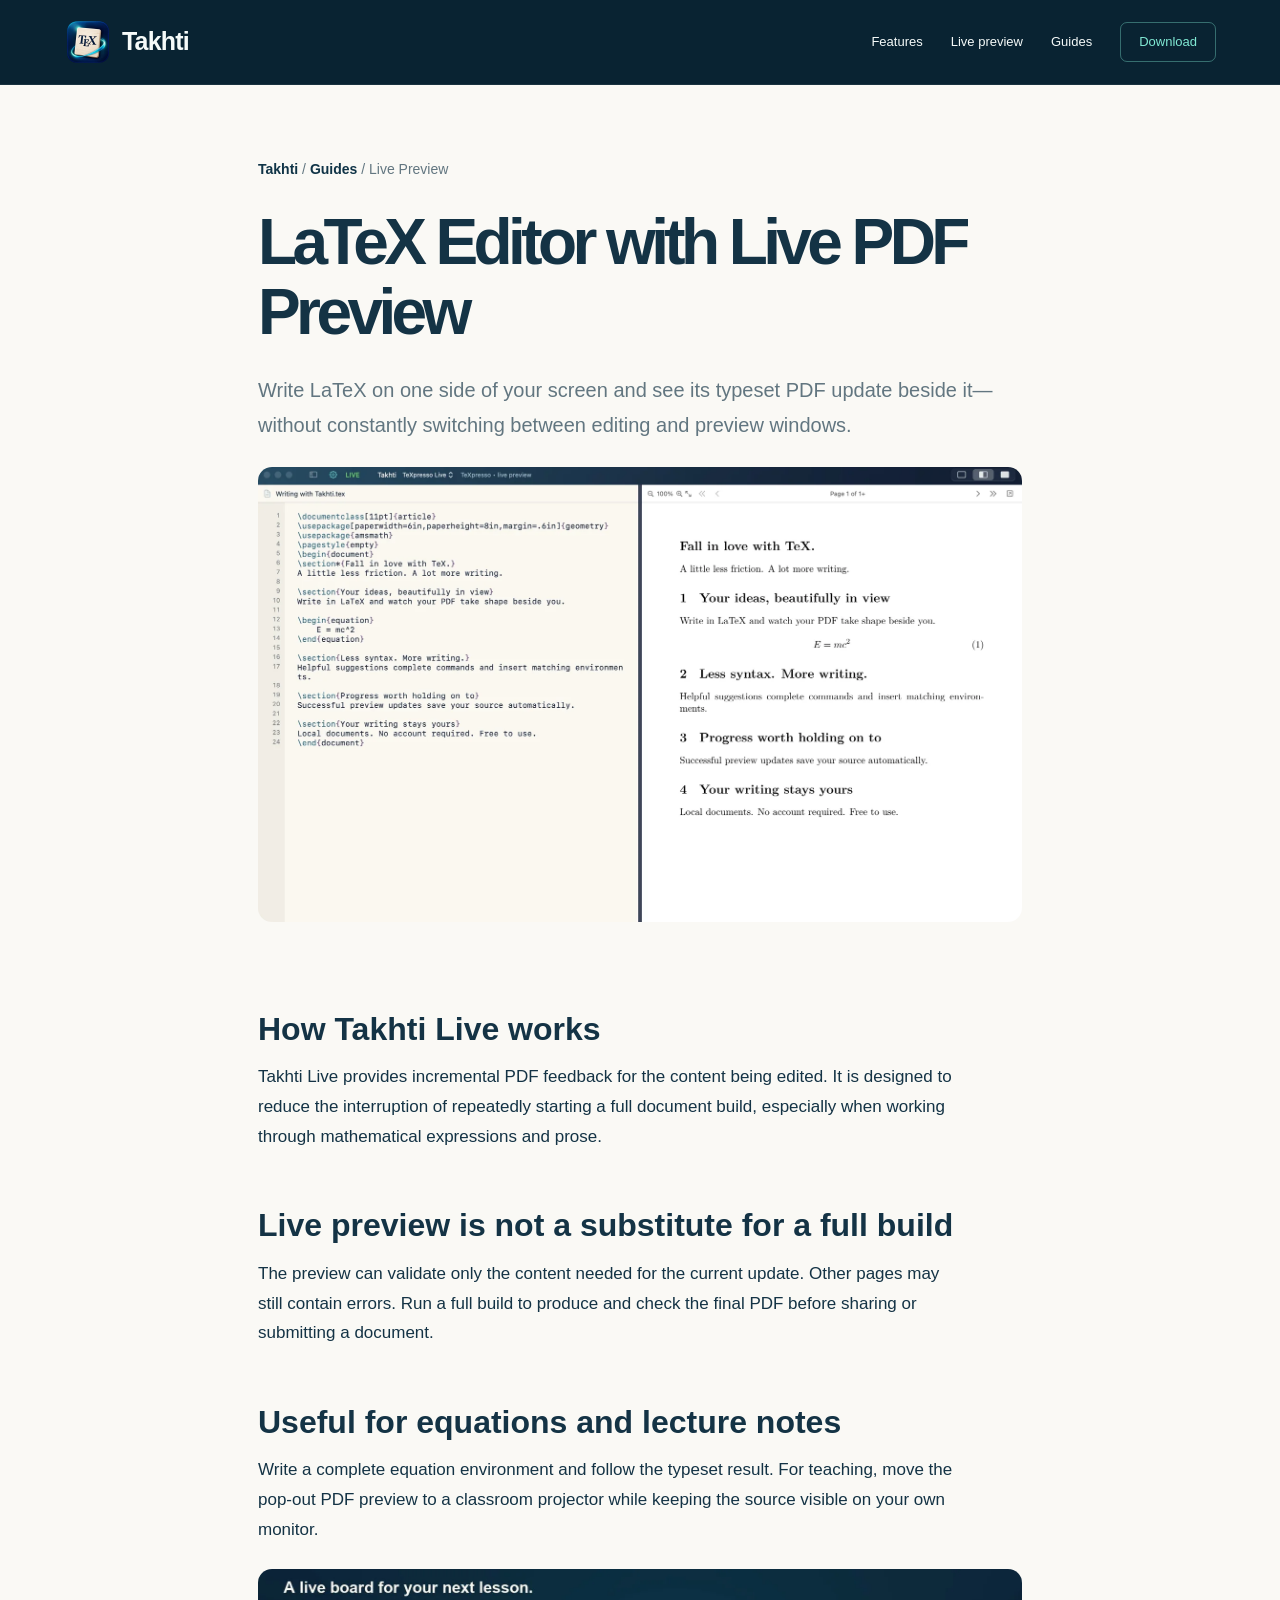
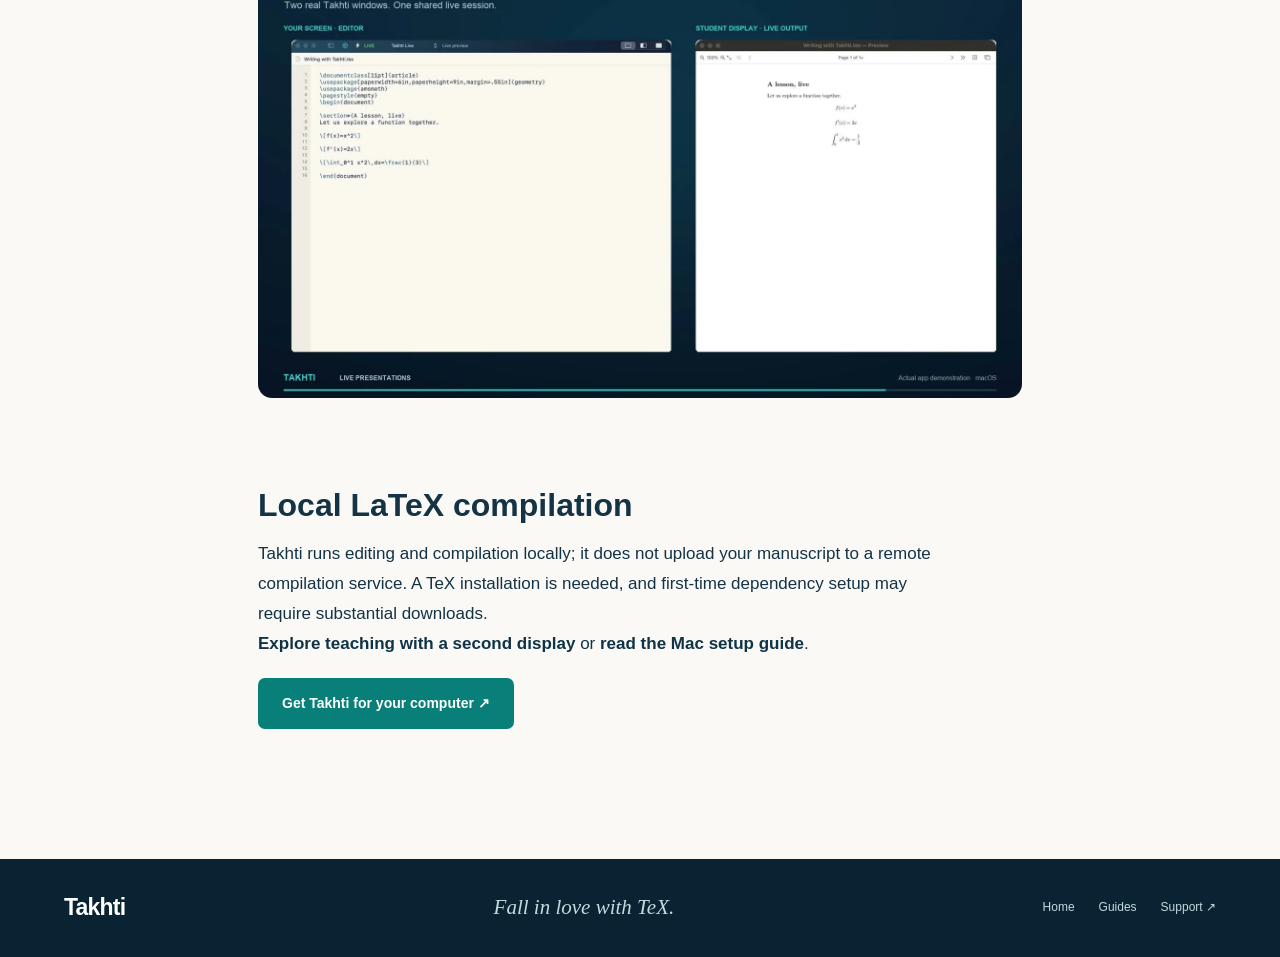
<file: docs/live-preview/index.html>
<!doctype html><html lang="en"><head><meta charset="utf-8"><meta name="viewport" content="width=device-width, initial-scale=1"><meta name="description" content="See how Takhti Live shows incremental PDF updates while you write LaTeX equations, papers and notes on your desktop."><meta name="theme-color" content="#092332"><title>LaTeX Editor with Live PDF Preview | Takhti</title><meta property="og:type" content="article"><meta property="og:site_name" content="Takhti"><meta property="og:title" content="LaTeX Editor with Live PDF Preview | Takhti"><meta property="og:description" content="See how Takhti Live shows incremental PDF updates while you write LaTeX equations, papers and notes on your desktop."><meta name="twitter:card" content="summary"><link rel="icon" href="../assets/takhti-icon-192.webp"><link rel="stylesheet" href="../style.css"><script type="application/ld+json">{"@context": "https://schema.org", "@type": "WebPage", "name": "LaTeX Editor with Live PDF Preview | Takhti", "description": "See how Takhti Live shows incremental PDF updates while you write LaTeX equations, papers and notes on your desktop.", "inLanguage": "en"}</script></head><body><a class="skip" href="#main">Skip to content</a><header><a class="brand" href="../"><img src="../assets/takhti-icon-192.webp" width="48" height="48" alt="">Takhti</a><nav aria-label="Main navigation"><a href="../#features">Features</a><a href="../live-preview/">Live preview</a><a href="../guides/">Guides</a><a href="../#download" class="nav-button">Download</a></nav></header><main id="main" class="prose"><p class="crumb"><a href="../">Takhti</a> / <a href="../guides/">Guides</a> / Live Preview</p><h1>LaTeX Editor with Live PDF Preview</h1><p class="intro">Write LaTeX on one side of your screen and see its typeset PDF update beside it—without constantly switching between editing and preview windows.</p><img src="../assets/live-preview-1600.webp" width="1380" height="820" alt="Takhti Live source editor with incremental PDF preview"><h2>How Takhti Live works</h2><p>Takhti Live provides incremental PDF feedback for the content being edited. It is designed to reduce the interruption of repeatedly starting a full document build, especially when working through mathematical expressions and prose.</p><h2>Live preview is not a substitute for a full build</h2><p>The preview can validate only the content needed for the current update. Other pages may still contain errors. Run a full build to produce and check the final PDF before sharing or submitting a document.</p><h2>Useful for equations and lecture notes</h2><p>Write a complete equation environment and follow the typeset result. For teaching, move the pop-out PDF preview to a classroom projector while keeping the source visible on your own monitor.</p><img src="../assets/teaching-preview-1600.webp" width="1280" height="720" alt="Separated source editor and live mathematical PDF preview for classroom teaching"><h2>Local LaTeX compilation</h2><p>Takhti runs editing and compilation locally; it does not upload your manuscript to a remote compilation service. A TeX installation is needed, and first-time dependency setup may require substantial downloads.</p><p><a href="../teaching/">Explore teaching with a second display</a> or <a href="../mac/">read the Mac setup guide</a>.</p><p><a class="button" href="../#download">Get Takhti for your computer ↗</a></p></main><footer><a class="brand" href="../">Takhti</a><p>Fall in love with TeX.</p><div><a href="../">Home</a><a href="../guides/">Guides</a><a href="https://github.com/TeXTakhti/Takhti/issues">Support ↗</a></div></footer></body></html>
</file>
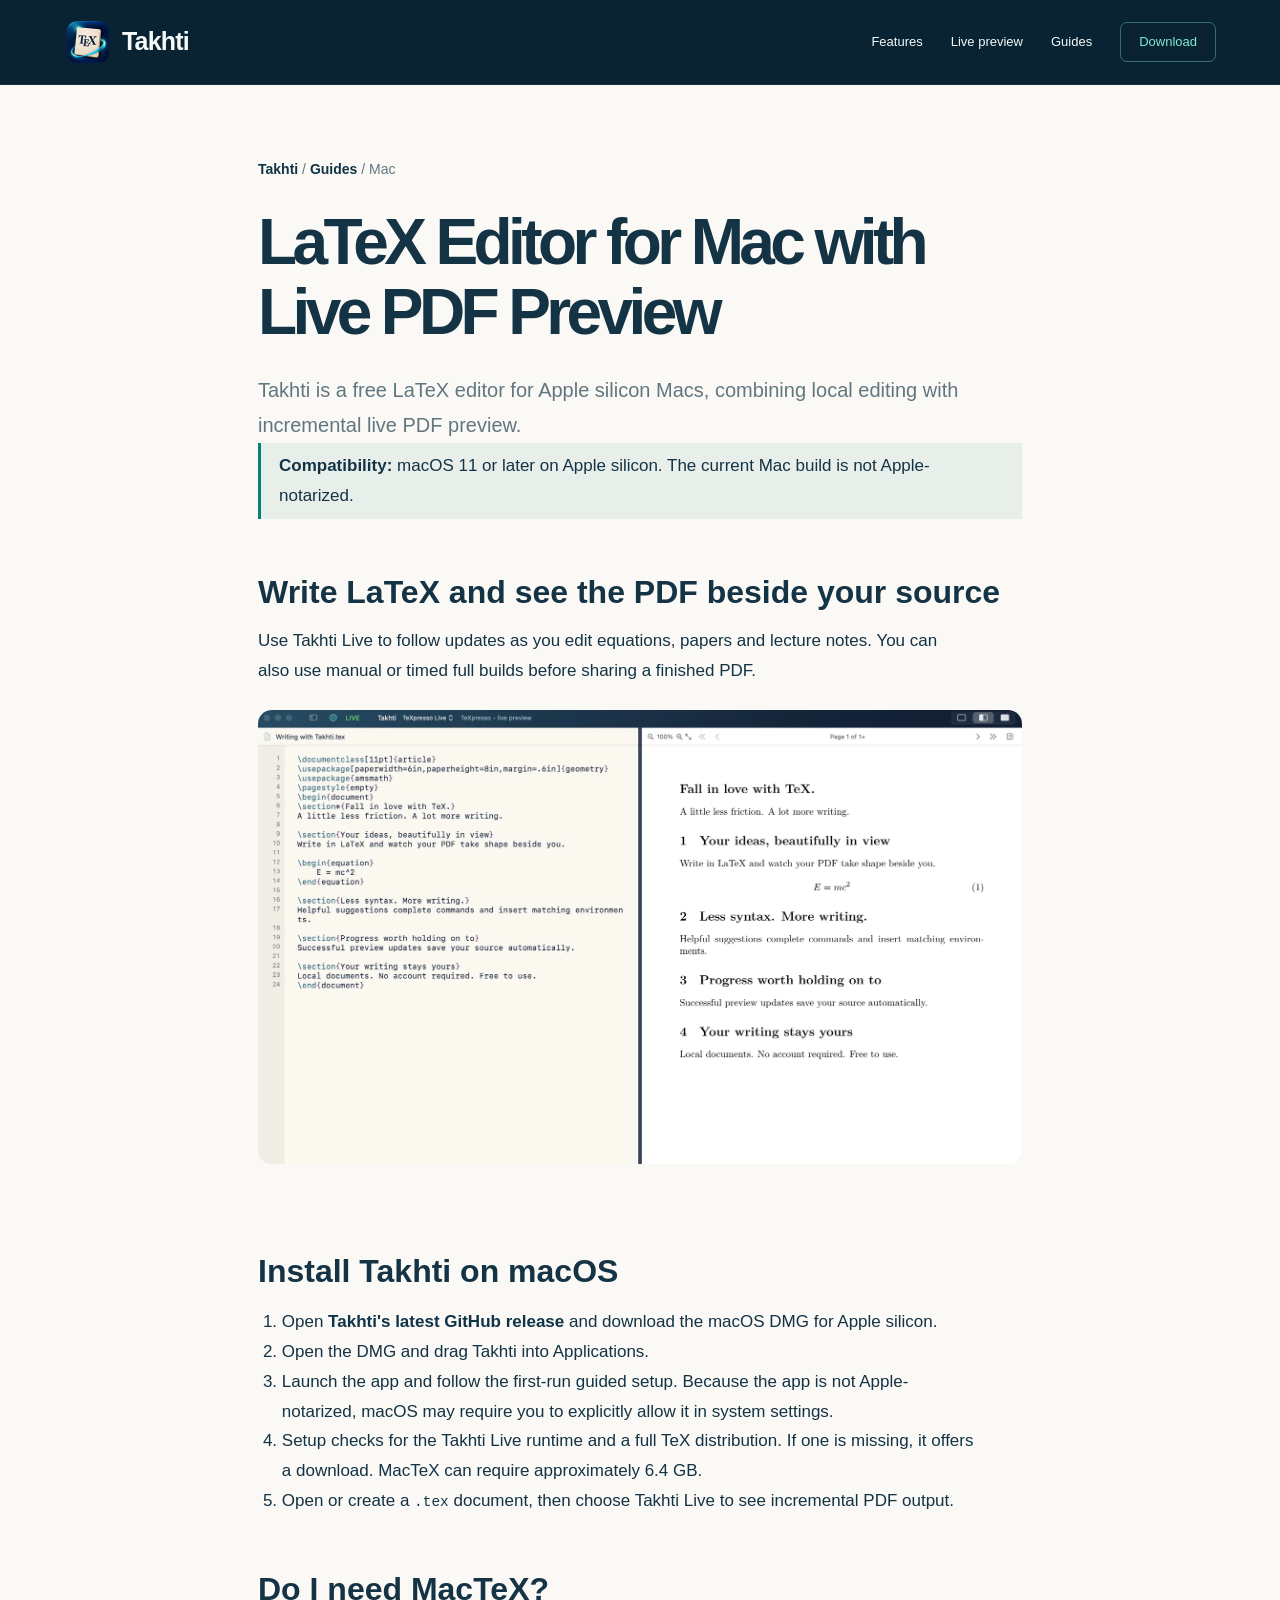
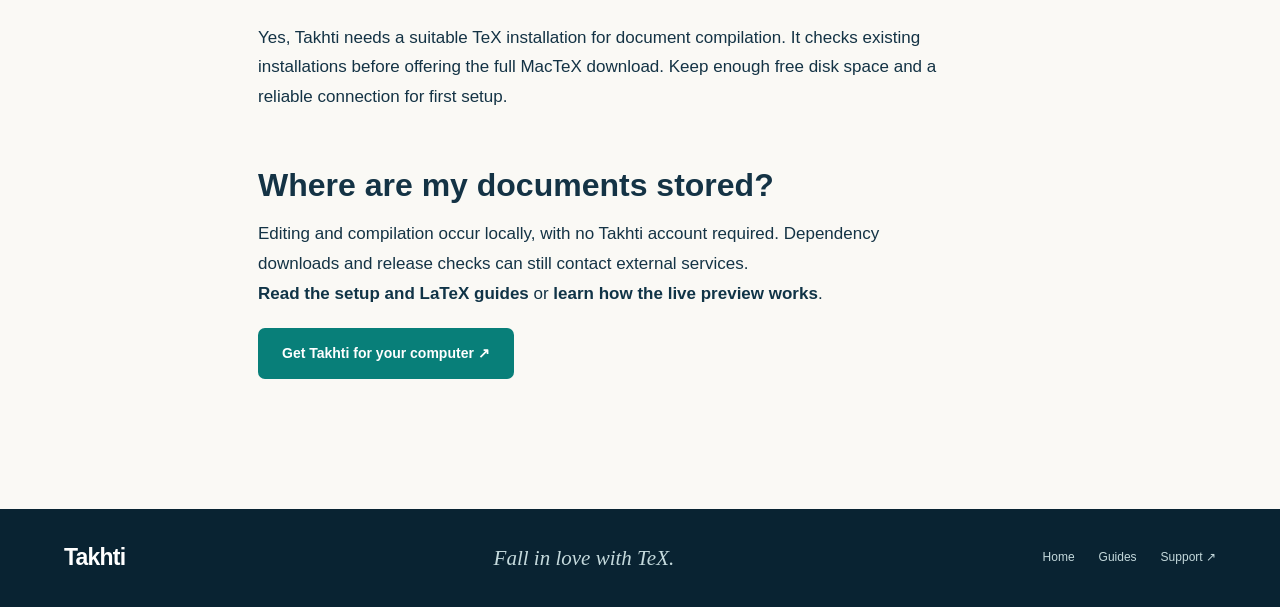
<file: docs/mac/index.html>
<!doctype html><html lang="en"><head><meta charset="utf-8"><meta name="viewport" content="width=device-width, initial-scale=1"><meta name="description" content="Download Takhti for Apple silicon Macs. Learn macOS requirements, MacTeX setup, live LaTeX preview and installation caveats."><meta name="theme-color" content="#092332"><title>LaTeX Editor for Mac with Live PDF Preview | Takhti</title><meta property="og:type" content="article"><meta property="og:site_name" content="Takhti"><meta property="og:title" content="LaTeX Editor for Mac with Live PDF Preview | Takhti"><meta property="og:description" content="Download Takhti for Apple silicon Macs. Learn macOS requirements, MacTeX setup, live LaTeX preview and installation caveats."><meta name="twitter:card" content="summary"><link rel="icon" href="../assets/takhti-icon-192.webp"><link rel="stylesheet" href="../style.css"><script type="application/ld+json">{"@context": "https://schema.org", "@type": "WebPage", "name": "LaTeX Editor for Mac with Live PDF Preview | Takhti", "description": "Download Takhti for Apple silicon Macs. Learn macOS requirements, MacTeX setup, live LaTeX preview and installation caveats.", "inLanguage": "en"}</script></head><body><a class="skip" href="#main">Skip to content</a><header><a class="brand" href="../"><img src="../assets/takhti-icon-192.webp" width="48" height="48" alt="">Takhti</a><nav aria-label="Main navigation"><a href="../#features">Features</a><a href="../live-preview/">Live preview</a><a href="../guides/">Guides</a><a href="../#download" class="nav-button">Download</a></nav></header><main id="main" class="prose"><p class="crumb"><a href="../">Takhti</a> / <a href="../guides/">Guides</a> / Mac</p><h1>LaTeX Editor for Mac with Live PDF Preview</h1><p class="intro">Takhti is a free LaTeX editor for Apple silicon Macs, combining local editing with incremental live PDF preview.</p><div class="notice"><strong>Compatibility:</strong> macOS 11 or later on Apple silicon. The current Mac build is not Apple-notarized.</div><h2>Write LaTeX and see the PDF beside your source</h2><p>Use Takhti Live to follow updates as you edit equations, papers and lecture notes. You can also use manual or timed full builds before sharing a finished PDF.</p><img src="../assets/live-preview-1600.webp" width="1380" height="820" alt="Takhti LaTeX source editor alongside a live PDF preview on macOS"><h2>Install Takhti on macOS</h2><ol><li>Open <a href="https://github.com/TeXTakhti/Takhti/releases/latest">Takhti's latest GitHub release</a> and download the macOS DMG for Apple silicon.</li><li>Open the DMG and drag Takhti into Applications.</li><li>Launch the app and follow the first-run guided setup. Because the app is not Apple-notarized, macOS may require you to explicitly allow it in system settings.</li><li>Setup checks for the Takhti Live runtime and a full TeX distribution. If one is missing, it offers a download. MacTeX can require approximately 6.4 GB.</li><li>Open or create a <code>.tex</code> document, then choose Takhti Live to see incremental PDF output.</li></ol><h2>Do I need MacTeX?</h2><p>Yes, Takhti needs a suitable TeX installation for document compilation. It checks existing installations before offering the full MacTeX download. Keep enough free disk space and a reliable connection for first setup.</p><h2>Where are my documents stored?</h2><p>Editing and compilation occur locally, with no Takhti account required. Dependency downloads and release checks can still contact external services.</p><p><a href="../guides/">Read the setup and LaTeX guides</a> or <a href="../live-preview/">learn how the live preview works</a>.</p><p><a class="button" href="../#download">Get Takhti for your computer ↗</a></p></main><footer><a class="brand" href="../">Takhti</a><p>Fall in love with TeX.</p><div><a href="../">Home</a><a href="../guides/">Guides</a><a href="https://github.com/TeXTakhti/Takhti/issues">Support ↗</a></div></footer></body></html>
</file>
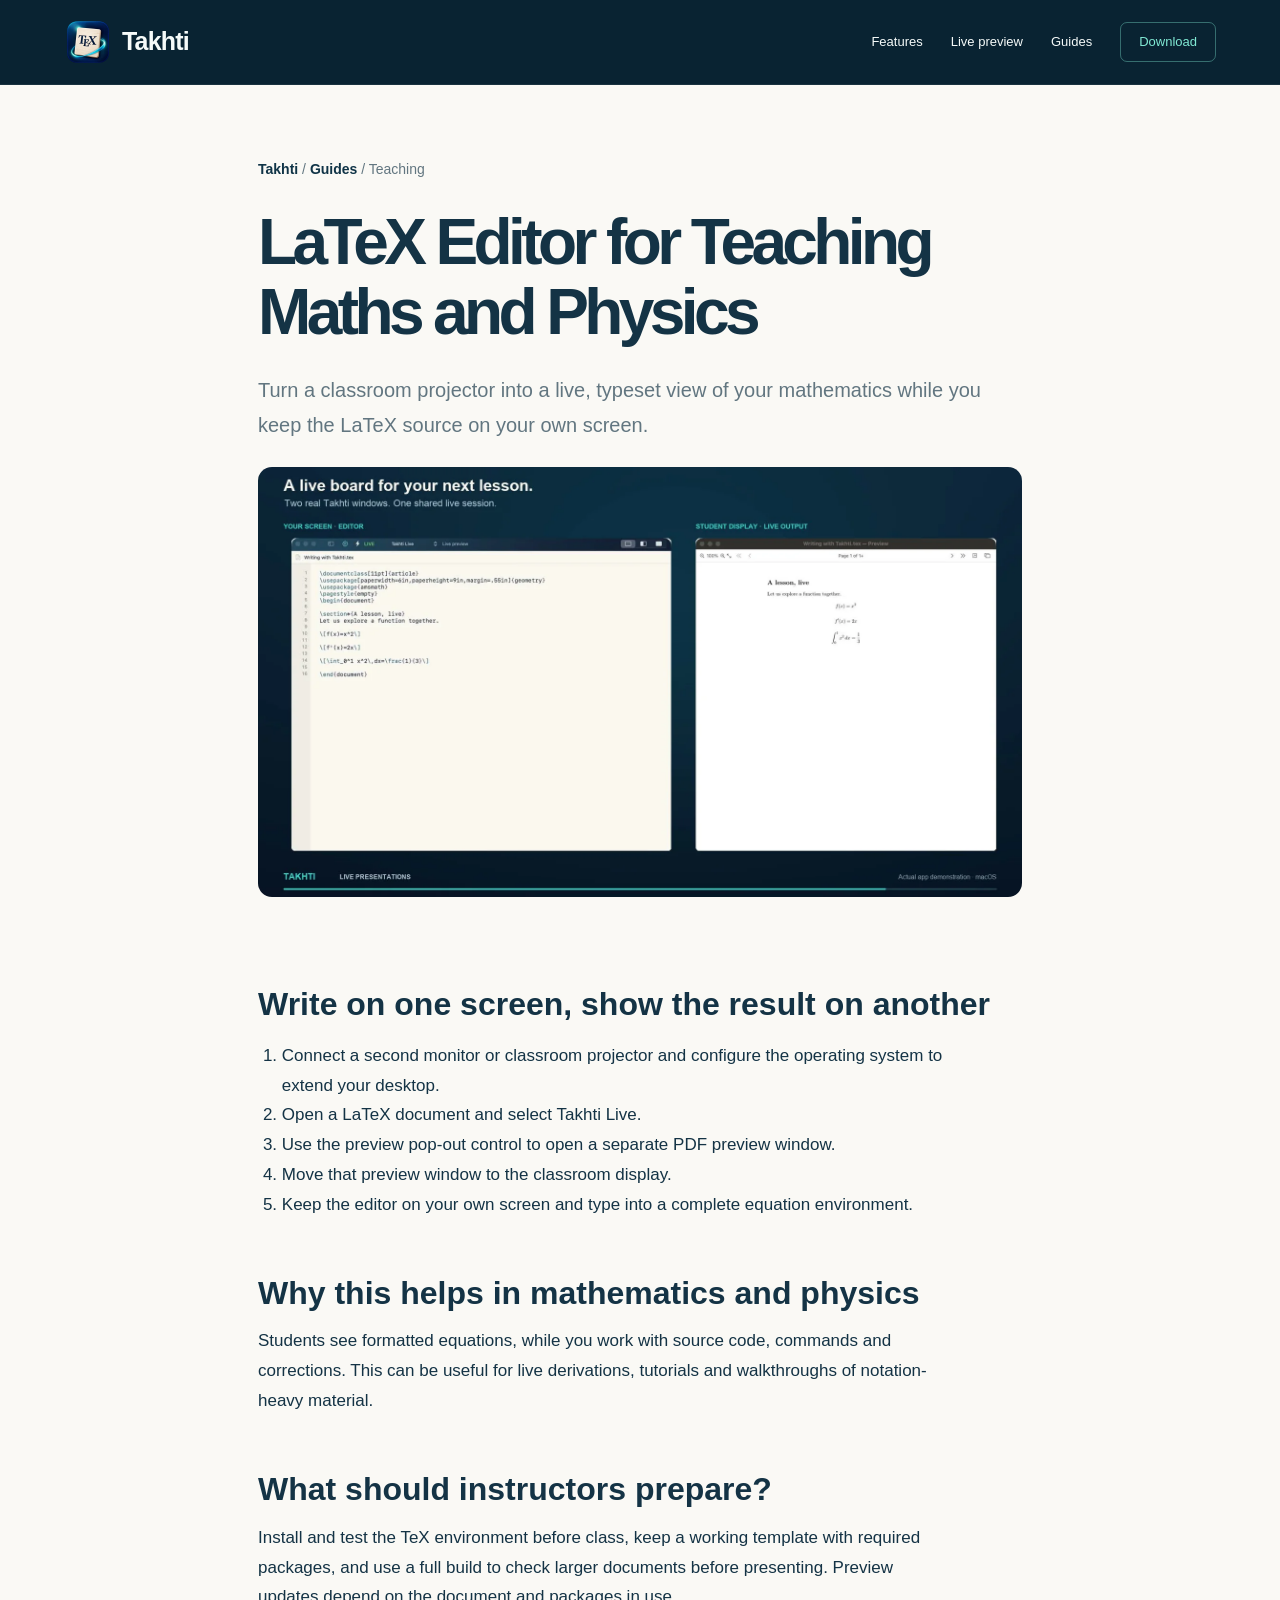
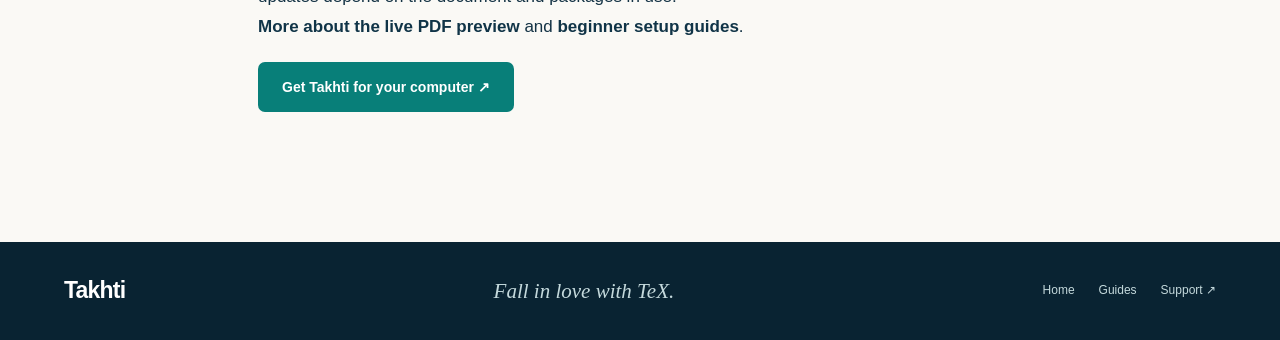
<file: docs/teaching/index.html>
<!doctype html><html lang="en"><head><meta charset="utf-8"><meta name="viewport" content="width=device-width, initial-scale=1"><meta name="description" content="Use Takhti to write LaTeX equations privately while projecting live PDF output onto a second display for students."><meta name="theme-color" content="#092332"><title>LaTeX Editor for Teaching Maths and Physics | Takhti</title><meta property="og:type" content="article"><meta property="og:site_name" content="Takhti"><meta property="og:title" content="LaTeX Editor for Teaching Maths and Physics | Takhti"><meta property="og:description" content="Use Takhti to write LaTeX equations privately while projecting live PDF output onto a second display for students."><meta name="twitter:card" content="summary"><link rel="icon" href="../assets/takhti-icon-192.webp"><link rel="stylesheet" href="../style.css"><script type="application/ld+json">{"@context": "https://schema.org", "@type": "WebPage", "name": "LaTeX Editor for Teaching Maths and Physics | Takhti", "description": "Use Takhti to write LaTeX equations privately while projecting live PDF output onto a second display for students.", "inLanguage": "en"}</script></head><body><a class="skip" href="#main">Skip to content</a><header><a class="brand" href="../"><img src="../assets/takhti-icon-192.webp" width="48" height="48" alt="">Takhti</a><nav aria-label="Main navigation"><a href="../#features">Features</a><a href="../live-preview/">Live preview</a><a href="../guides/">Guides</a><a href="../#download" class="nav-button">Download</a></nav></header><main id="main" class="prose"><p class="crumb"><a href="../">Takhti</a> / <a href="../guides/">Guides</a> / Teaching</p><h1>LaTeX Editor for Teaching Maths and Physics</h1><p class="intro">Turn a classroom projector into a live, typeset view of your mathematics while you keep the LaTeX source on your own screen.</p><img src="../assets/teaching-preview-1600.webp" width="1280" height="720" alt="LaTeX editor and separate projected PDF preview for teaching equations"><h2>Write on one screen, show the result on another</h2><ol><li>Connect a second monitor or classroom projector and configure the operating system to extend your desktop.</li><li>Open a LaTeX document and select Takhti Live.</li><li>Use the preview pop-out control to open a separate PDF preview window.</li><li>Move that preview window to the classroom display.</li><li>Keep the editor on your own screen and type into a complete equation environment.</li></ol><h2>Why this helps in mathematics and physics</h2><p>Students see formatted equations, while you work with source code, commands and corrections. This can be useful for live derivations, tutorials and walkthroughs of notation-heavy material.</p><h2>What should instructors prepare?</h2><p>Install and test the TeX environment before class, keep a working template with required packages, and use a full build to check larger documents before presenting. Preview updates depend on the document and packages in use.</p><p><a href="../live-preview/">More about the live PDF preview</a> and <a href="../guides/">beginner setup guides</a>.</p><p><a class="button" href="../#download">Get Takhti for your computer ↗</a></p></main><footer><a class="brand" href="../">Takhti</a><p>Fall in love with TeX.</p><div><a href="../">Home</a><a href="../guides/">Guides</a><a href="https://github.com/TeXTakhti/Takhti/issues">Support ↗</a></div></footer></body></html>
</file>
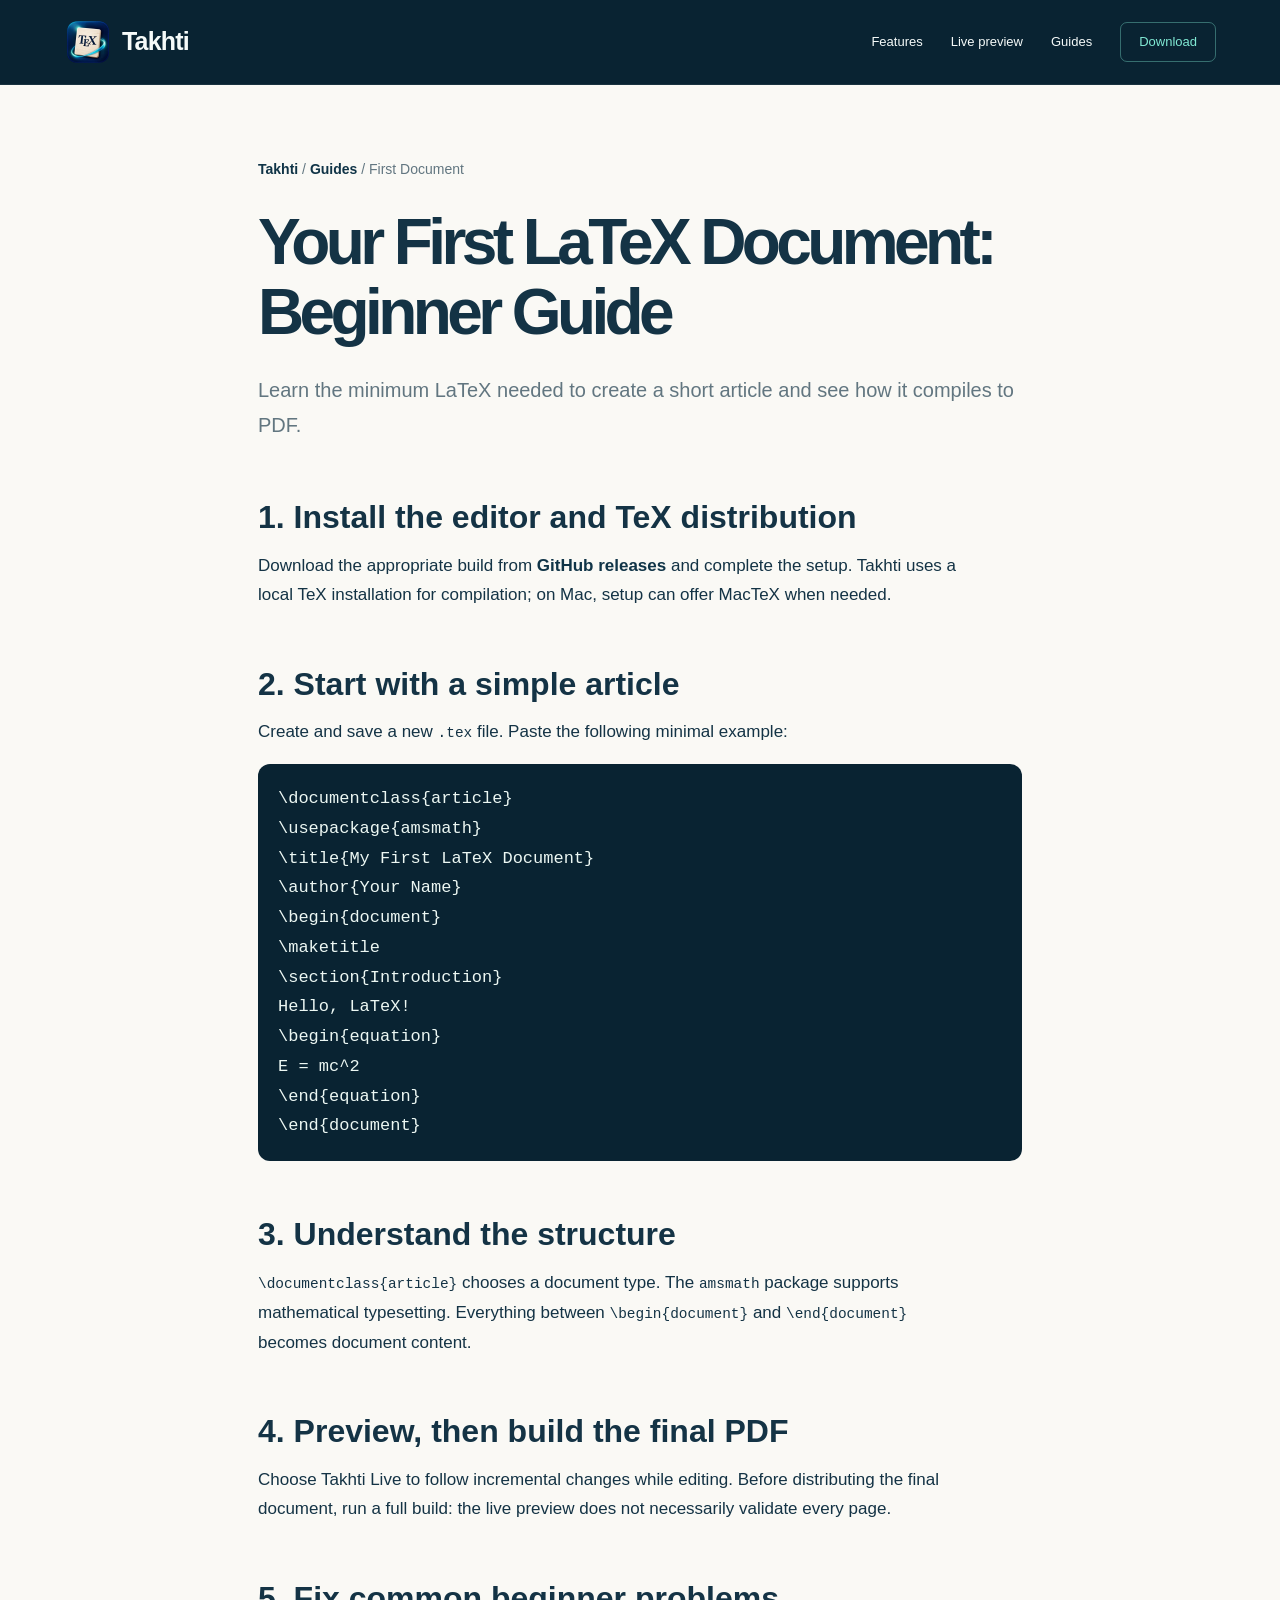
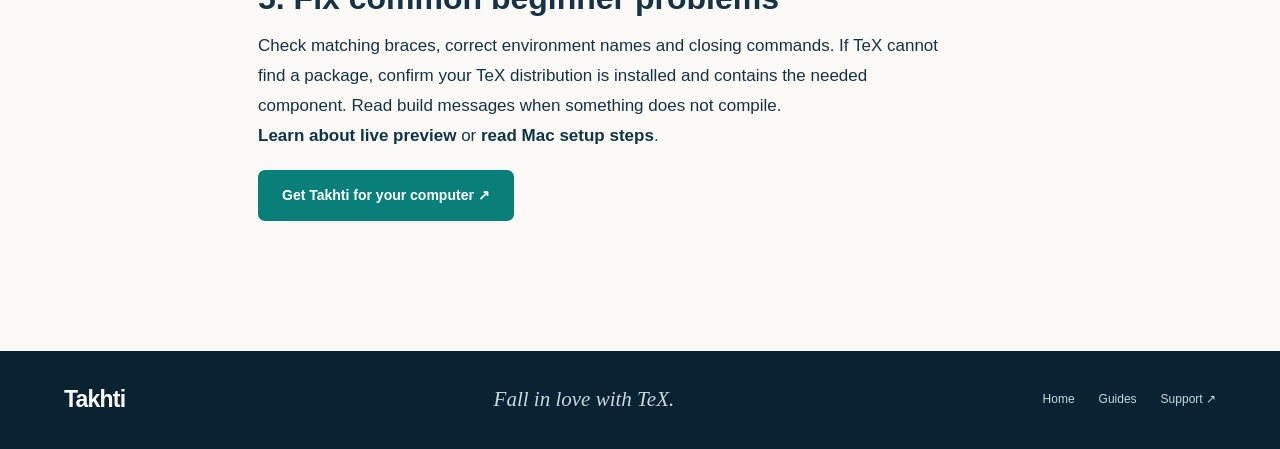
<file: docs/first-document.html>
<!doctype html><html lang="en"><head><meta charset="utf-8"><meta name="viewport" content="width=device-width, initial-scale=1"><meta name="description" content="Create your first LaTeX article with a title, section and equation, then build the PDF in Takhti."><meta name="theme-color" content="#092332"><title>Your First LaTeX Document: Beginner Guide | Takhti</title><meta property="og:type" content="article"><meta property="og:site_name" content="Takhti"><meta property="og:title" content="Your First LaTeX Document: Beginner Guide | Takhti"><meta property="og:description" content="Create your first LaTeX article with a title, section and equation, then build the PDF in Takhti."><meta name="twitter:card" content="summary"><link rel="icon" href="takhti-icon-192.webp"><link rel="stylesheet" href="style.css"><script type="application/ld+json">{"@context": "https://schema.org", "@type": "WebPage", "name": "Your First LaTeX Document: Beginner Guide | Takhti", "description": "Create your first LaTeX article with a title, section and equation, then build the PDF in Takhti.", "inLanguage": "en"}</script><link rel="canonical" href="https://textakhti.github.io/Takhti/first-document.html"><meta property="og:url" content="https://textakhti.github.io/Takhti/first-document.html"></head><body><a class="skip" href="#main">Skip to content</a><header><a class="brand" href="./"><img src="takhti-icon-192.webp" width="48" height="48" alt="">Takhti</a><nav aria-label="Main navigation"><a href="./#features">Features</a><a href="live-preview.html">Live preview</a><a href="guides.html">Guides</a><a href="./#download" class="nav-button">Download</a></nav></header><main id="main" class="prose"><p class="crumb"><a href="./">Takhti</a> / <a href="guides.html">Guides</a> / First Document</p><h1>Your First LaTeX Document: Beginner Guide</h1><p class="intro">Learn the minimum LaTeX needed to create a short article and see how it compiles to PDF.</p><h2>1. Install the editor and TeX distribution</h2><p>Download the appropriate build from <a href="https://github.com/TeXTakhti/Takhti/releases/latest">GitHub releases</a> and complete the setup. Takhti uses a local TeX installation for compilation; on Mac, setup can offer MacTeX when needed.</p><h2>2. Start with a simple article</h2><p>Create and save a new <code>.tex</code> file. Paste the following minimal example:</p><pre>
\documentclass{article}
\usepackage{amsmath}
\title{My First LaTeX Document}
\author{Your Name}
\begin{document}
\maketitle
\section{Introduction}
Hello, LaTeX!
\begin{equation}
E = mc^2
\end{equation}
\end{document}
</pre><h2>3. Understand the structure</h2><p><code>\documentclass{article}</code> chooses a document type. The <code>amsmath</code> package supports mathematical typesetting. Everything between <code>\begin{document}</code> and <code>\end{document}</code> becomes document content.</p><h2>4. Preview, then build the final PDF</h2><p>Choose Takhti Live to follow incremental changes while editing. Before distributing the final document, run a full build: the live preview does not necessarily validate every page.</p><h2>5. Fix common beginner problems</h2><p>Check matching braces, correct environment names and closing commands. If TeX cannot find a package, confirm your TeX distribution is installed and contains the needed component. Read build messages when something does not compile.</p><p><a href="live-preview.html">Learn about live preview</a> or <a href="mac.html">read Mac setup steps</a>.</p><p><a class="button" href="./#download">Get Takhti for your computer ↗</a></p></main><footer><a class="brand" href="./">Takhti</a><p>Fall in love with TeX.</p><div><a href="./">Home</a><a href="guides.html">Guides</a><a href="https://github.com/TeXTakhti/Takhti/issues">Support ↗</a></div></footer></body></html>
</file>
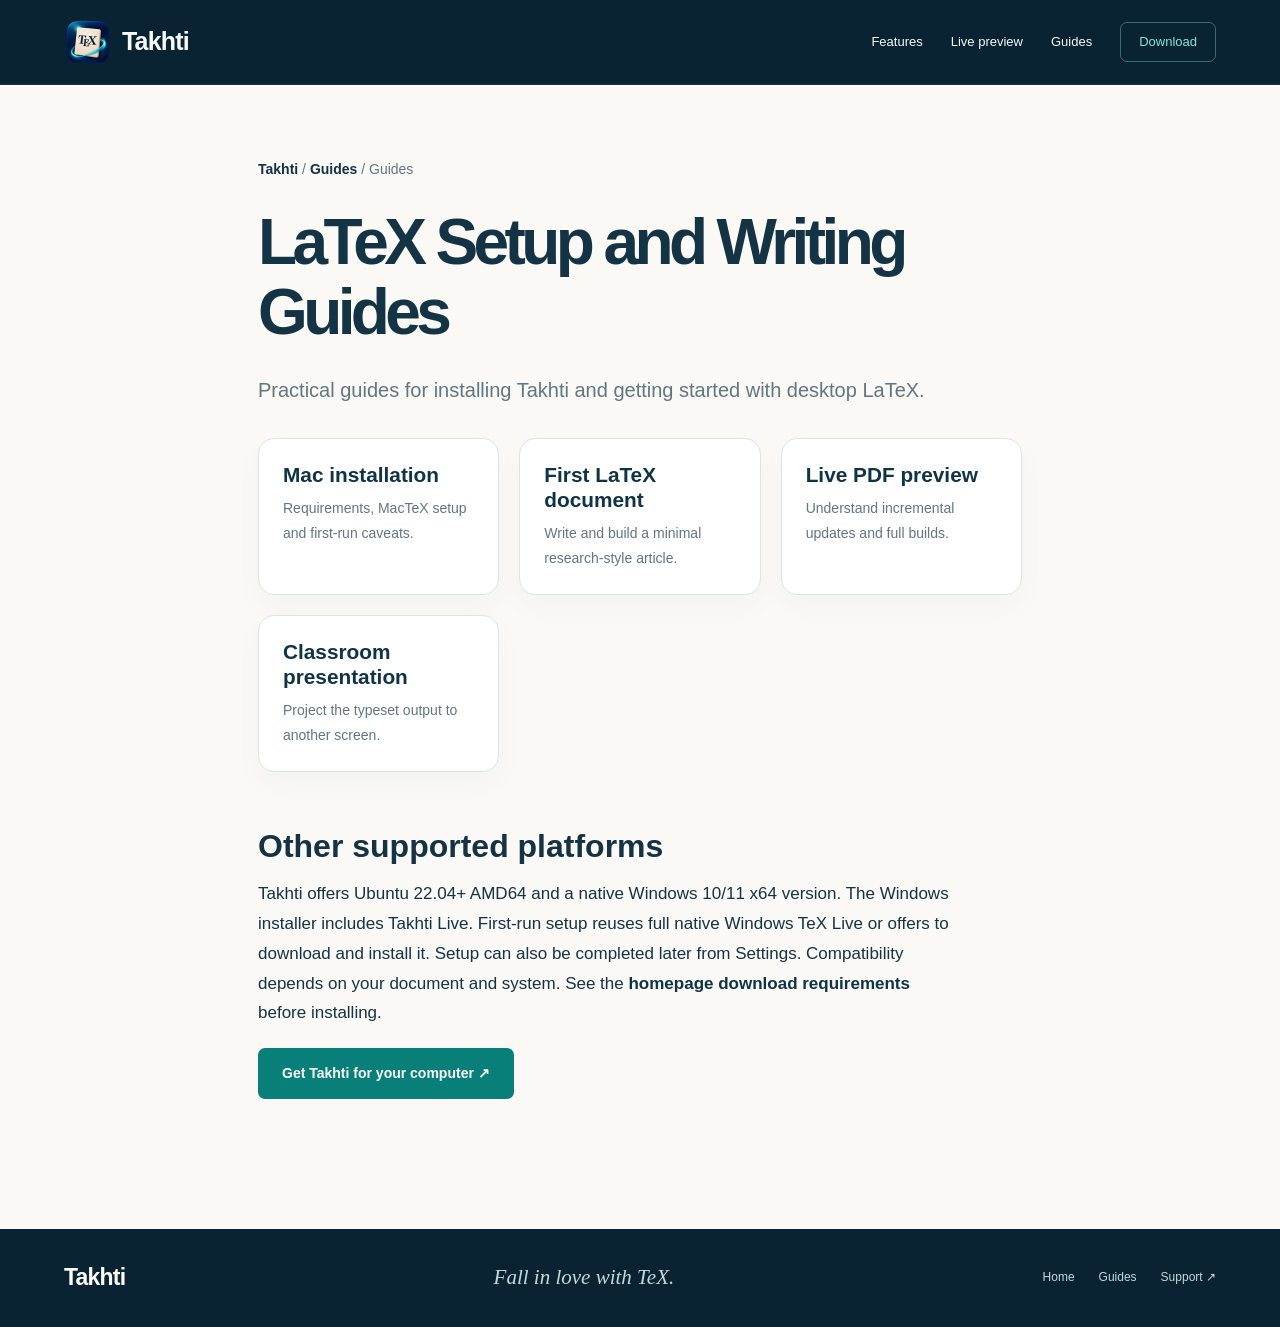
<file: docs/guides.html>
<!doctype html><html lang="en"><head><meta charset="utf-8"><meta name="viewport" content="width=device-width, initial-scale=1"><meta name="description" content="Learn how to install Takhti, set up LaTeX on Mac and write your first document with a live PDF preview."><meta name="theme-color" content="#092332"><title>LaTeX Setup and Writing Guides | Takhti</title><meta property="og:type" content="article"><meta property="og:site_name" content="Takhti"><meta property="og:title" content="LaTeX Setup and Writing Guides | Takhti"><meta property="og:description" content="Learn how to install Takhti, set up LaTeX on Mac and write your first document with a live PDF preview."><meta name="twitter:card" content="summary"><link rel="icon" href="takhti-icon-192.webp"><link rel="stylesheet" href="style.css"><script type="application/ld+json">{"@context": "https://schema.org", "@type": "WebPage", "name": "LaTeX Setup and Writing Guides | Takhti", "description": "Learn how to install Takhti, set up LaTeX on Mac and write your first document with a live PDF preview.", "inLanguage": "en"}</script><link rel="canonical" href="https://textakhti.github.io/Takhti/guides.html"><meta property="og:url" content="https://textakhti.github.io/Takhti/guides.html"></head><body><a class="skip" href="#main">Skip to content</a><header><a class="brand" href="./"><img src="takhti-icon-192.webp" width="48" height="48" alt="">Takhti</a><nav aria-label="Main navigation"><a href="./#features">Features</a><a href="live-preview.html">Live preview</a><a href="guides.html">Guides</a><a href="./#download" class="nav-button">Download</a></nav></header><main id="main" class="prose"><p class="crumb"><a href="./">Takhti</a> / <a href="guides.html">Guides</a> / Guides</p><h1>LaTeX Setup and Writing Guides</h1><p class="intro">Practical guides for installing Takhti and getting started with desktop LaTeX.</p><div class="guide-grid"><div class="guide-card"><h2><a href="mac.html">Mac installation</a></h2><p>Requirements, MacTeX setup and first-run caveats.</p></div><div class="guide-card"><h2><a href="first-document.html">First LaTeX document</a></h2><p>Write and build a minimal research-style article.</p></div><div class="guide-card"><h2><a href="live-preview.html">Live PDF preview</a></h2><p>Understand incremental updates and full builds.</p></div><div class="guide-card"><h2><a href="teaching.html">Classroom presentation</a></h2><p>Project the typeset output to another screen.</p></div></div><h2>Other supported platforms</h2><p>Takhti offers Ubuntu 22.04+ AMD64 and a native Windows 10/11 x64 version. The Windows installer includes Takhti Live. First-run setup reuses full native Windows TeX Live or offers to download and install it. Setup can also be completed later from Settings. Compatibility depends on your document and system. See the <a href="./#download">homepage download requirements</a> before installing.</p><p><a class="button" href="./#download">Get Takhti for your computer ↗</a></p></main><footer><a class="brand" href="./">Takhti</a><p>Fall in love with TeX.</p><div><a href="./">Home</a><a href="guides.html">Guides</a><a href="https://github.com/TeXTakhti/Takhti/issues">Support ↗</a></div></footer></body></html>
</file>
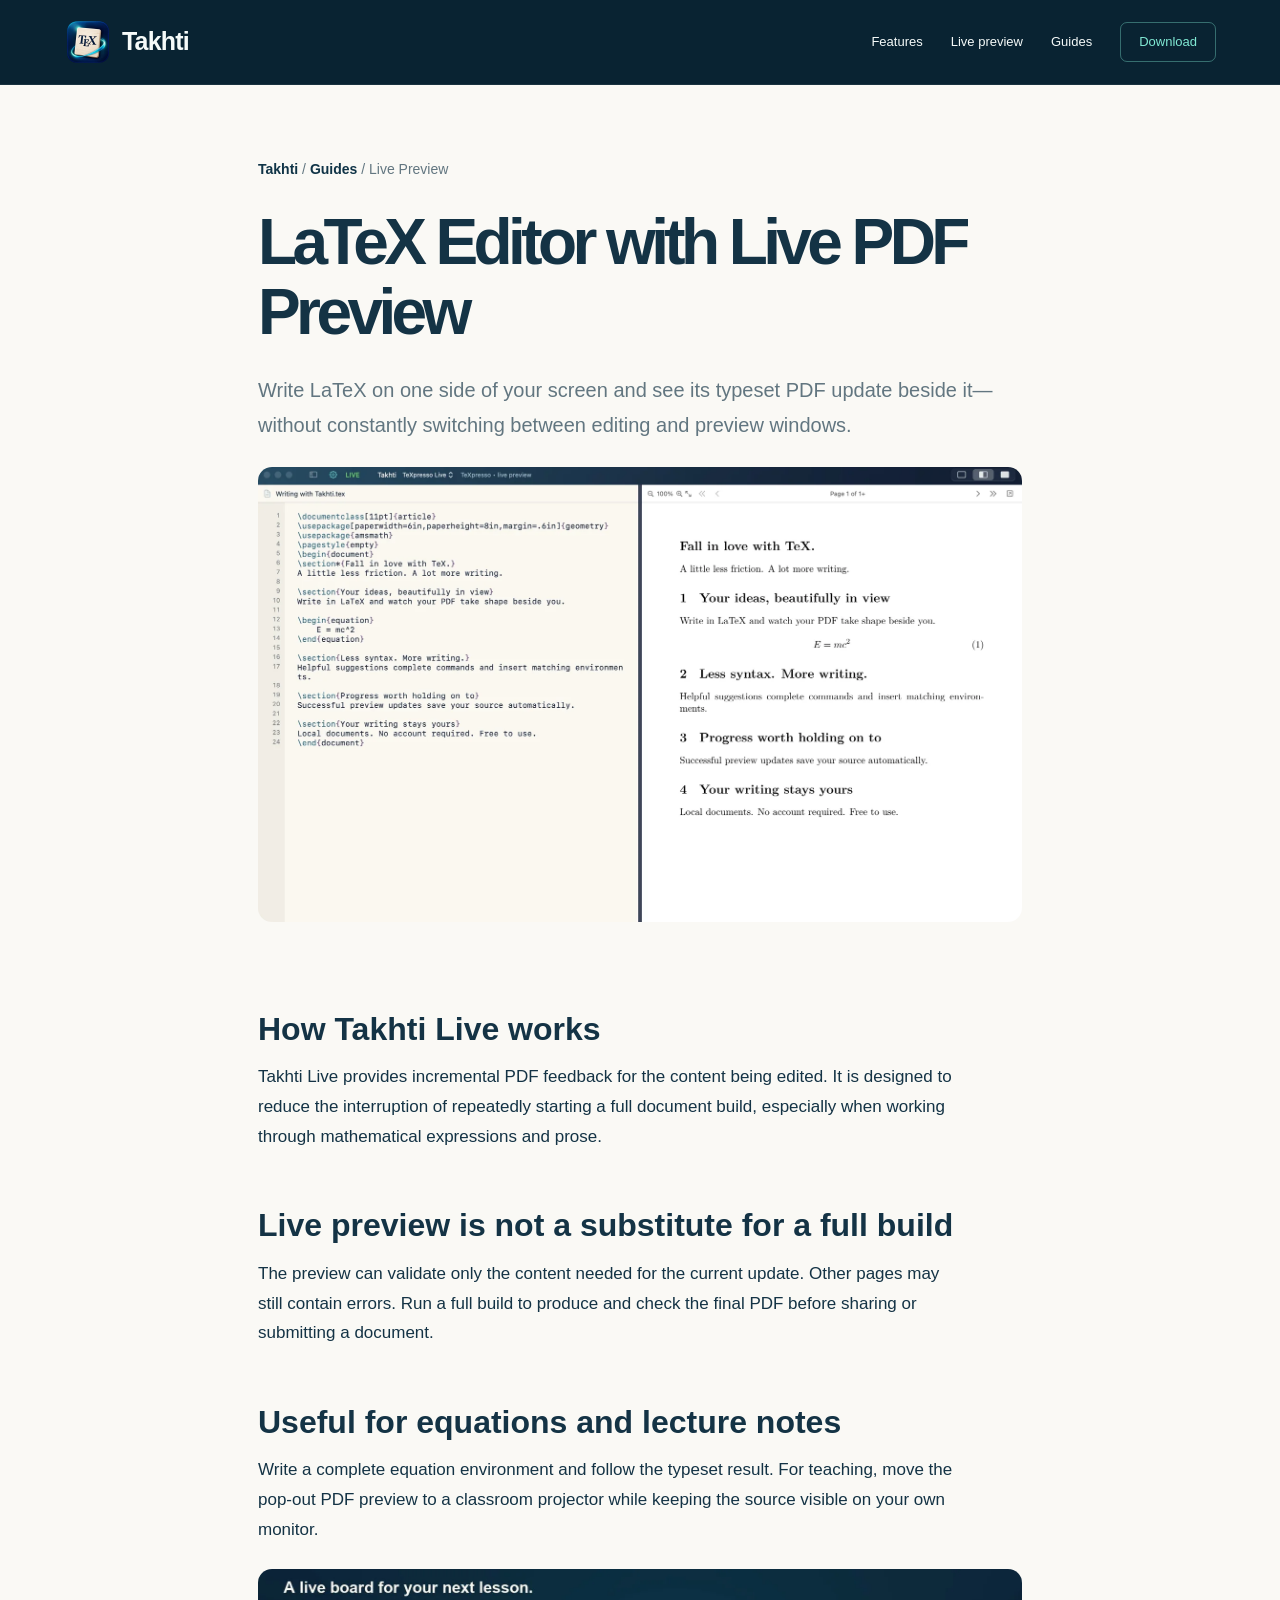
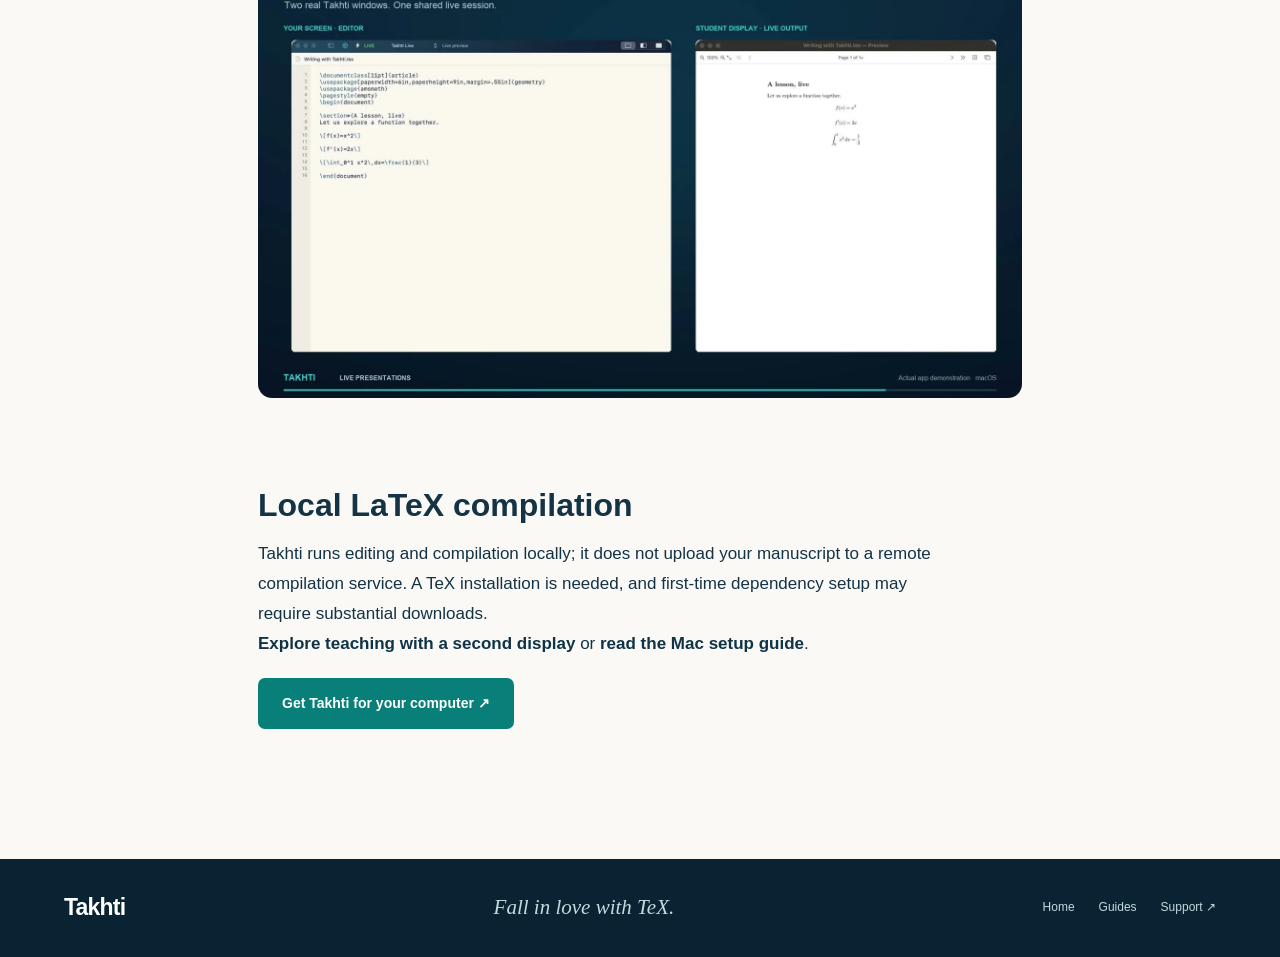
<file: docs/live-preview.html>
<!doctype html><html lang="en"><head><meta charset="utf-8"><meta name="viewport" content="width=device-width, initial-scale=1"><meta name="description" content="See how Takhti Live shows incremental PDF updates while you write LaTeX equations, papers and notes on your desktop."><meta name="theme-color" content="#092332"><title>LaTeX Editor with Live PDF Preview | Takhti</title><meta property="og:type" content="article"><meta property="og:site_name" content="Takhti"><meta property="og:title" content="LaTeX Editor with Live PDF Preview | Takhti"><meta property="og:description" content="See how Takhti Live shows incremental PDF updates while you write LaTeX equations, papers and notes on your desktop."><meta name="twitter:card" content="summary"><link rel="icon" href="takhti-icon-192.webp"><link rel="stylesheet" href="style.css"><script type="application/ld+json">{"@context": "https://schema.org", "@type": "WebPage", "name": "LaTeX Editor with Live PDF Preview | Takhti", "description": "See how Takhti Live shows incremental PDF updates while you write LaTeX equations, papers and notes on your desktop.", "inLanguage": "en"}</script><link rel="canonical" href="https://textakhti.github.io/Takhti/live-preview.html"><meta property="og:url" content="https://textakhti.github.io/Takhti/live-preview.html"></head><body><a class="skip" href="#main">Skip to content</a><header><a class="brand" href="./"><img src="takhti-icon-192.webp" width="48" height="48" alt="">Takhti</a><nav aria-label="Main navigation"><a href="./#features">Features</a><a href="live-preview.html">Live preview</a><a href="guides.html">Guides</a><a href="./#download" class="nav-button">Download</a></nav></header><main id="main" class="prose"><p class="crumb"><a href="./">Takhti</a> / <a href="guides.html">Guides</a> / Live Preview</p><h1>LaTeX Editor with Live PDF Preview</h1><p class="intro">Write LaTeX on one side of your screen and see its typeset PDF update beside it—without constantly switching between editing and preview windows.</p><img src="live-preview-1600.webp" width="1380" height="820" alt="Takhti Live source editor with incremental PDF preview"><h2>How Takhti Live works</h2><p>Takhti Live provides incremental PDF feedback for the content being edited. It is designed to reduce the interruption of repeatedly starting a full document build, especially when working through mathematical expressions and prose.</p><h2>Live preview is not a substitute for a full build</h2><p>The preview can validate only the content needed for the current update. Other pages may still contain errors. Run a full build to produce and check the final PDF before sharing or submitting a document.</p><h2>Useful for equations and lecture notes</h2><p>Write a complete equation environment and follow the typeset result. For teaching, move the pop-out PDF preview to a classroom projector while keeping the source visible on your own monitor.</p><img src="teaching-preview-1600.webp" width="1280" height="720" alt="Separated source editor and live mathematical PDF preview for classroom teaching"><h2>Local LaTeX compilation</h2><p>Takhti runs editing and compilation locally; it does not upload your manuscript to a remote compilation service. A TeX installation is needed, and first-time dependency setup may require substantial downloads.</p><p><a href="teaching.html">Explore teaching with a second display</a> or <a href="mac.html">read the Mac setup guide</a>.</p><p><a class="button" href="./#download">Get Takhti for your computer ↗</a></p></main><footer><a class="brand" href="./">Takhti</a><p>Fall in love with TeX.</p><div><a href="./">Home</a><a href="guides.html">Guides</a><a href="https://github.com/TeXTakhti/Takhti/issues">Support ↗</a></div></footer></body></html>
</file>
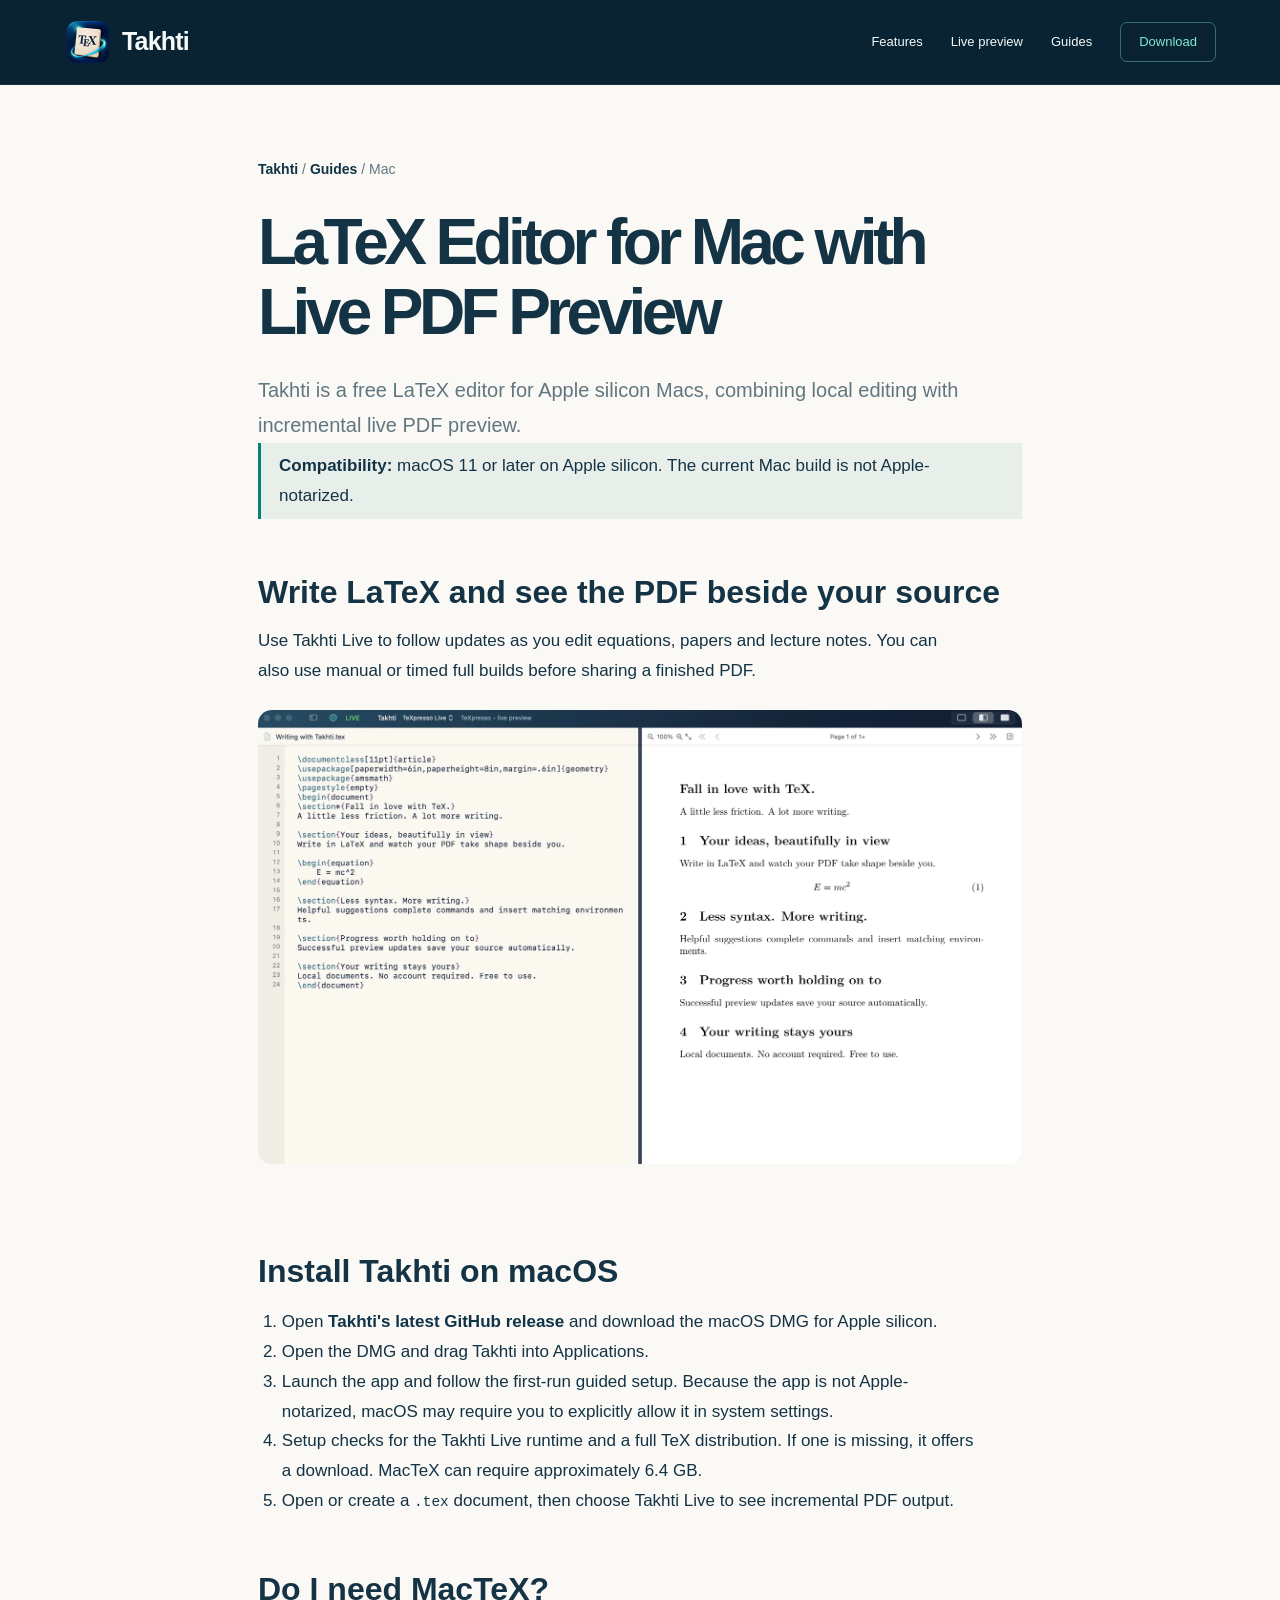
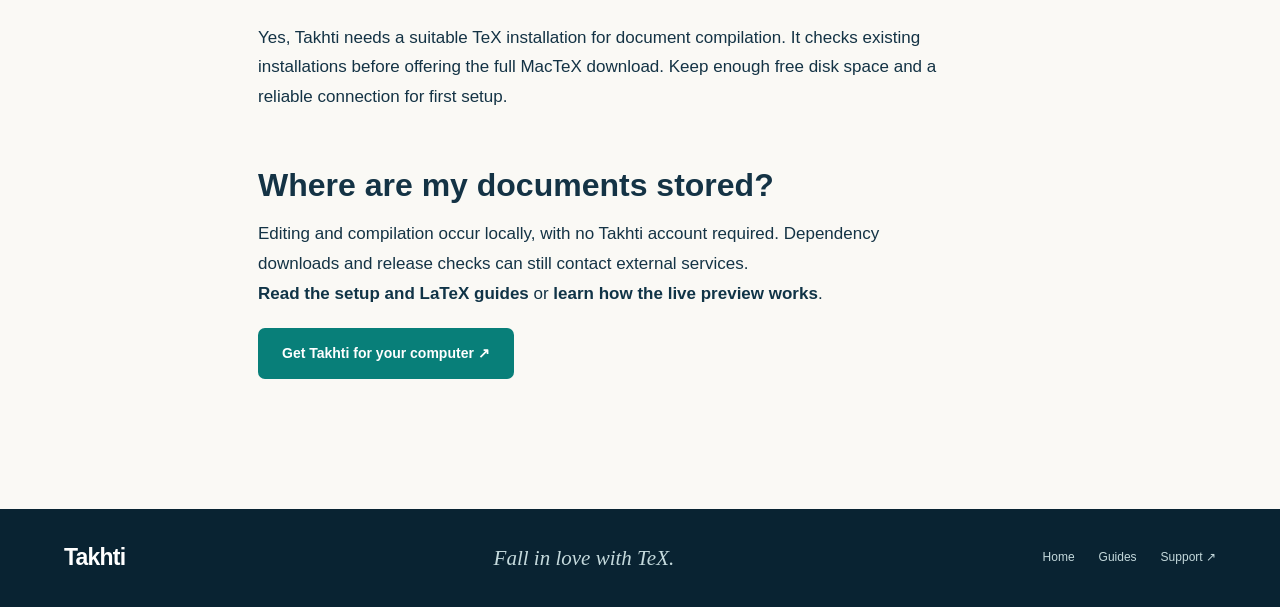
<file: docs/mac.html>
<!doctype html><html lang="en"><head><meta charset="utf-8"><meta name="viewport" content="width=device-width, initial-scale=1"><meta name="description" content="Download Takhti for Apple silicon Macs. Learn macOS requirements, MacTeX setup, live LaTeX preview and installation caveats."><meta name="theme-color" content="#092332"><title>LaTeX Editor for Mac with Live PDF Preview | Takhti</title><meta property="og:type" content="article"><meta property="og:site_name" content="Takhti"><meta property="og:title" content="LaTeX Editor for Mac with Live PDF Preview | Takhti"><meta property="og:description" content="Download Takhti for Apple silicon Macs. Learn macOS requirements, MacTeX setup, live LaTeX preview and installation caveats."><meta name="twitter:card" content="summary"><link rel="icon" href="takhti-icon-192.webp"><link rel="stylesheet" href="style.css"><script type="application/ld+json">{"@context": "https://schema.org", "@type": "WebPage", "name": "LaTeX Editor for Mac with Live PDF Preview | Takhti", "description": "Download Takhti for Apple silicon Macs. Learn macOS requirements, MacTeX setup, live LaTeX preview and installation caveats.", "inLanguage": "en"}</script><link rel="canonical" href="https://textakhti.github.io/Takhti/mac.html"><meta property="og:url" content="https://textakhti.github.io/Takhti/mac.html"></head><body><a class="skip" href="#main">Skip to content</a><header><a class="brand" href="./"><img src="takhti-icon-192.webp" width="48" height="48" alt="">Takhti</a><nav aria-label="Main navigation"><a href="./#features">Features</a><a href="live-preview.html">Live preview</a><a href="guides.html">Guides</a><a href="./#download" class="nav-button">Download</a></nav></header><main id="main" class="prose"><p class="crumb"><a href="./">Takhti</a> / <a href="guides.html">Guides</a> / Mac</p><h1>LaTeX Editor for Mac with Live PDF Preview</h1><p class="intro">Takhti is a free LaTeX editor for Apple silicon Macs, combining local editing with incremental live PDF preview.</p><div class="notice"><strong>Compatibility:</strong> macOS 11 or later on Apple silicon. The current Mac build is not Apple-notarized.</div><h2>Write LaTeX and see the PDF beside your source</h2><p>Use Takhti Live to follow updates as you edit equations, papers and lecture notes. You can also use manual or timed full builds before sharing a finished PDF.</p><img src="live-preview-1600.webp" width="1380" height="820" alt="Takhti LaTeX source editor alongside a live PDF preview on macOS"><h2>Install Takhti on macOS</h2><ol><li>Open <a href="https://github.com/TeXTakhti/Takhti/releases/latest">Takhti's latest GitHub release</a> and download the macOS DMG for Apple silicon.</li><li>Open the DMG and drag Takhti into Applications.</li><li>Launch the app and follow the first-run guided setup. Because the app is not Apple-notarized, macOS may require you to explicitly allow it in system settings.</li><li>Setup checks for the Takhti Live runtime and a full TeX distribution. If one is missing, it offers a download. MacTeX can require approximately 6.4 GB.</li><li>Open or create a <code>.tex</code> document, then choose Takhti Live to see incremental PDF output.</li></ol><h2>Do I need MacTeX?</h2><p>Yes, Takhti needs a suitable TeX installation for document compilation. It checks existing installations before offering the full MacTeX download. Keep enough free disk space and a reliable connection for first setup.</p><h2>Where are my documents stored?</h2><p>Editing and compilation occur locally, with no Takhti account required. Dependency downloads and release checks can still contact external services.</p><p><a href="guides.html">Read the setup and LaTeX guides</a> or <a href="live-preview.html">learn how the live preview works</a>.</p><p><a class="button" href="./#download">Get Takhti for your computer ↗</a></p></main><footer><a class="brand" href="./">Takhti</a><p>Fall in love with TeX.</p><div><a href="./">Home</a><a href="guides.html">Guides</a><a href="https://github.com/TeXTakhti/Takhti/issues">Support ↗</a></div></footer></body></html>
</file>
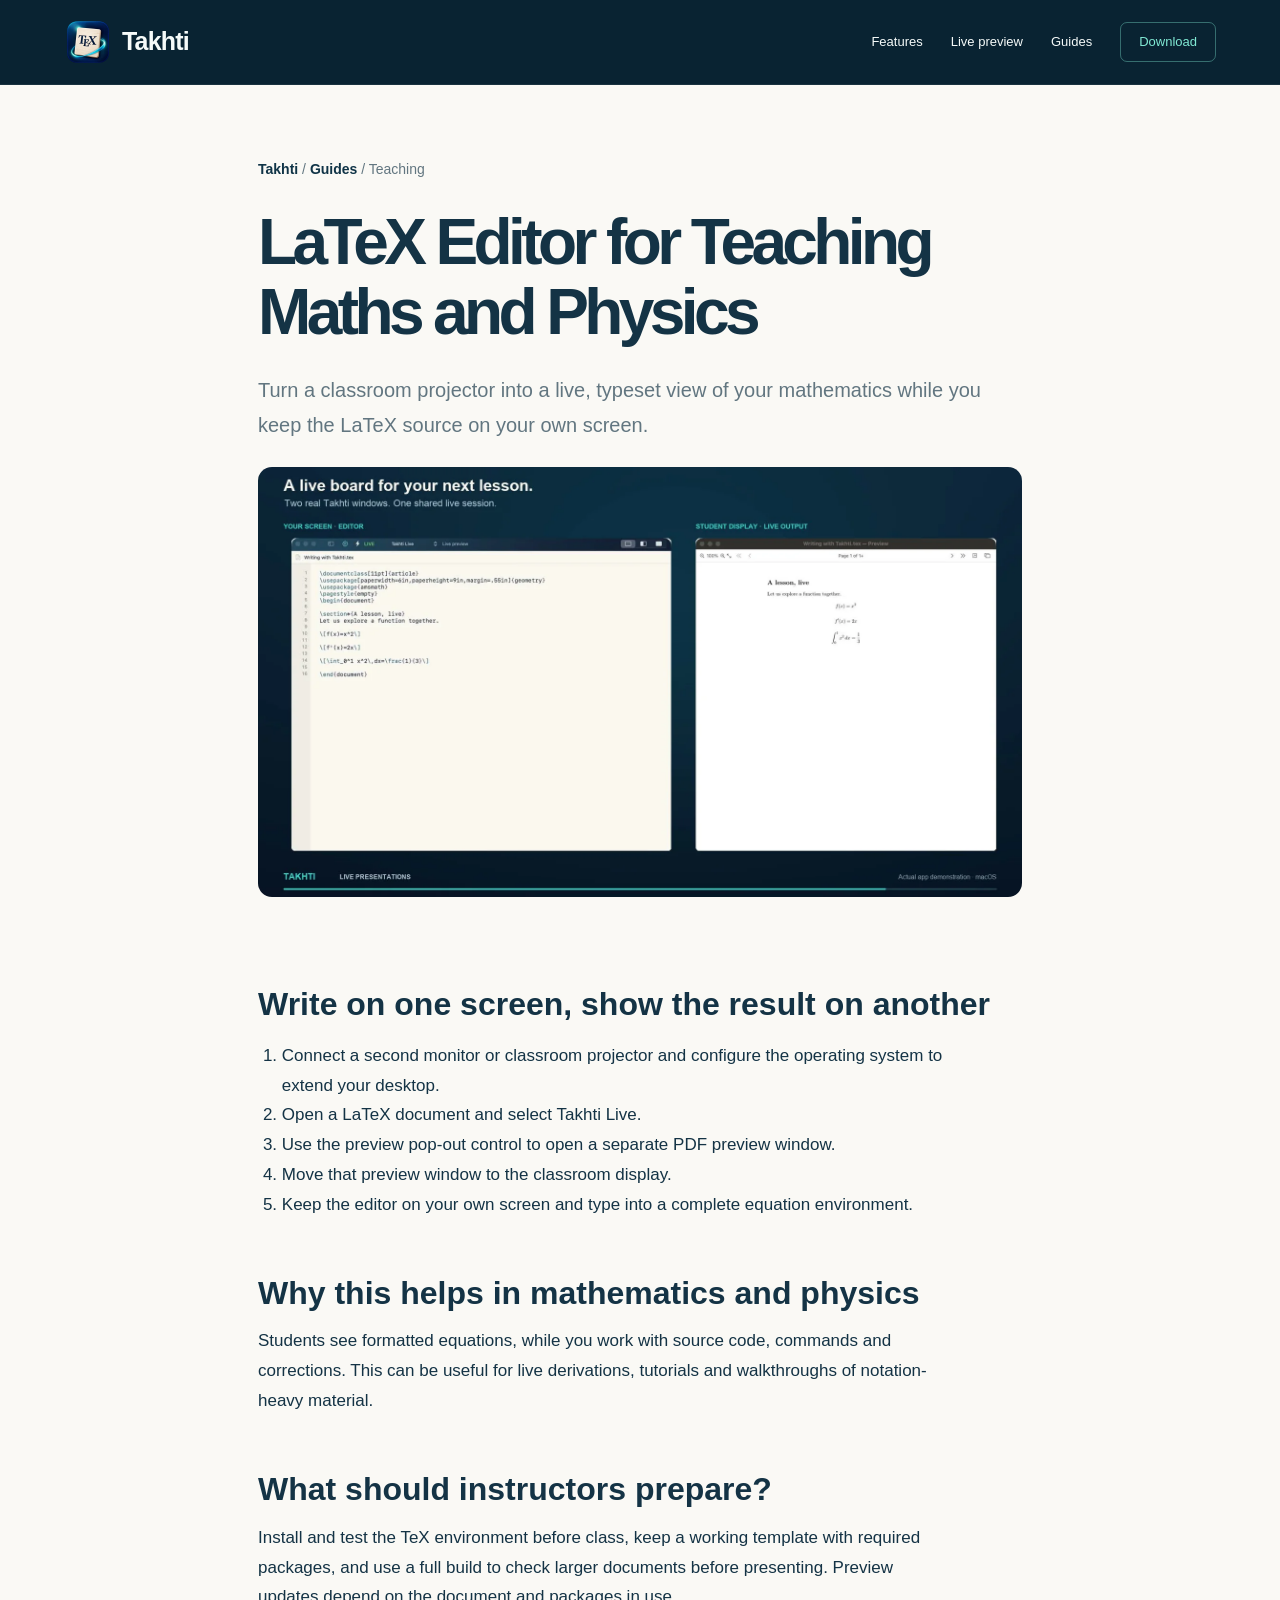
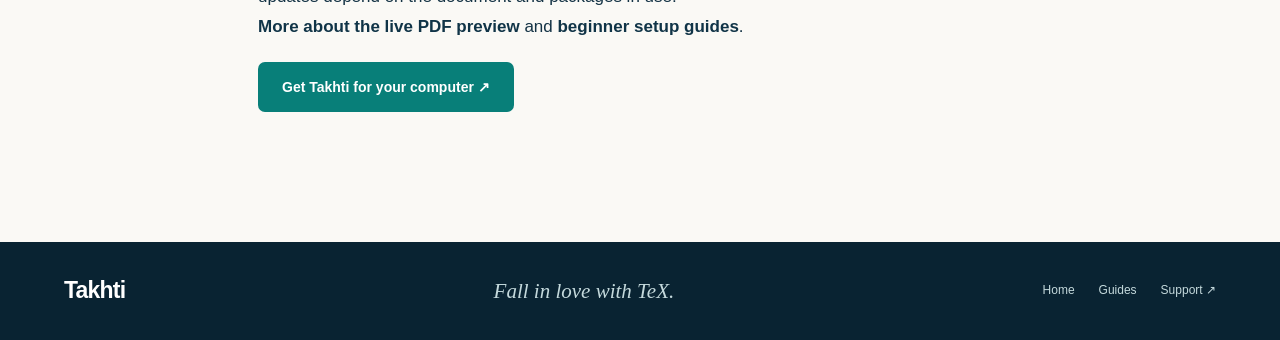
<file: docs/teaching.html>
<!doctype html><html lang="en"><head><meta charset="utf-8"><meta name="viewport" content="width=device-width, initial-scale=1"><meta name="description" content="Use Takhti to write LaTeX equations privately while projecting live PDF output onto a second display for students."><meta name="theme-color" content="#092332"><title>LaTeX Editor for Teaching Maths and Physics | Takhti</title><meta property="og:type" content="article"><meta property="og:site_name" content="Takhti"><meta property="og:title" content="LaTeX Editor for Teaching Maths and Physics | Takhti"><meta property="og:description" content="Use Takhti to write LaTeX equations privately while projecting live PDF output onto a second display for students."><meta name="twitter:card" content="summary"><link rel="icon" href="takhti-icon-192.webp"><link rel="stylesheet" href="style.css"><script type="application/ld+json">{"@context": "https://schema.org", "@type": "WebPage", "name": "LaTeX Editor for Teaching Maths and Physics | Takhti", "description": "Use Takhti to write LaTeX equations privately while projecting live PDF output onto a second display for students.", "inLanguage": "en"}</script><link rel="canonical" href="https://textakhti.github.io/Takhti/teaching.html"><meta property="og:url" content="https://textakhti.github.io/Takhti/teaching.html"></head><body><a class="skip" href="#main">Skip to content</a><header><a class="brand" href="./"><img src="takhti-icon-192.webp" width="48" height="48" alt="">Takhti</a><nav aria-label="Main navigation"><a href="./#features">Features</a><a href="live-preview.html">Live preview</a><a href="guides.html">Guides</a><a href="./#download" class="nav-button">Download</a></nav></header><main id="main" class="prose"><p class="crumb"><a href="./">Takhti</a> / <a href="guides.html">Guides</a> / Teaching</p><h1>LaTeX Editor for Teaching Maths and Physics</h1><p class="intro">Turn a classroom projector into a live, typeset view of your mathematics while you keep the LaTeX source on your own screen.</p><img src="teaching-preview-1600.webp" width="1280" height="720" alt="LaTeX editor and separate projected PDF preview for teaching equations"><h2>Write on one screen, show the result on another</h2><ol><li>Connect a second monitor or classroom projector and configure the operating system to extend your desktop.</li><li>Open a LaTeX document and select Takhti Live.</li><li>Use the preview pop-out control to open a separate PDF preview window.</li><li>Move that preview window to the classroom display.</li><li>Keep the editor on your own screen and type into a complete equation environment.</li></ol><h2>Why this helps in mathematics and physics</h2><p>Students see formatted equations, while you work with source code, commands and corrections. This can be useful for live derivations, tutorials and walkthroughs of notation-heavy material.</p><h2>What should instructors prepare?</h2><p>Install and test the TeX environment before class, keep a working template with required packages, and use a full build to check larger documents before presenting. Preview updates depend on the document and packages in use.</p><p><a href="live-preview.html">More about the live PDF preview</a> and <a href="guides.html">beginner setup guides</a>.</p><p><a class="button" href="./#download">Get Takhti for your computer ↗</a></p></main><footer><a class="brand" href="./">Takhti</a><p>Fall in love with TeX.</p><div><a href="./">Home</a><a href="guides.html">Guides</a><a href="https://github.com/TeXTakhti/Takhti/issues">Support ↗</a></div></footer></body></html>
</file>
<file: docs/style.css>
:root{--navy:#103447;--deep:#092332;--teal:#087f79;--mint:#80e9d4;--cream:#faf9f5;--ink:#143345;--muted:#627680;--line:#dce4e4}*{box-sizing:border-box}html{scroll-behavior:smooth;scroll-padding-top:96px}body{margin:0;color:var(--ink);background:var(--cream);font:16px/1.65 -apple-system,BlinkMacSystemFont,"Segoe UI",sans-serif}a{color:inherit;text-decoration:none}a:focus-visible,summary:focus-visible{outline:3px solid #dfab58;outline-offset:5px}img{max-width:100%;height:auto}figure,p{margin:0}header{background:#092332;color:#f5faf9;display:flex;justify-content:space-between;align-items:center;gap:24px;padding:18px max(5vw,24px);border-bottom:1px solid #ffffff12}.brand{display:inline-flex;gap:10px;align-items:center;font-size:25px;font-weight:650;letter-spacing:-.8px}.brand img{display:block;object-fit:contain}nav{display:flex;align-items:center;gap:28px;font-size:13px}nav a:hover,footer a:hover{text-decoration:underline;text-underline-offset:5px}.nav-button{border:1px solid #80e9d460;color:var(--mint);padding:8px 18px;border-radius:7px}.skip{position:absolute;left:-9999px;top:12px;z-index:9;background:white;padding:8px 16px}.skip:focus{left:12px}.hero{position:relative;overflow:hidden;text-align:center;padding:72px 5vw 34px;color:#f4f8f6;background:radial-gradient(ellipse at 10% 70%,#087f7950,transparent 48%),radial-gradient(ellipse at 90% 20%,#126b9050,transparent 40%),linear-gradient(155deg,#092332,#0b2d40 65%,#104648)}.eyebrow{font-size:10px;font-weight:650;letter-spacing:2px;color:var(--teal);margin-bottom:20px}.hero .eyebrow{color:var(--mint)}.live-dot{display:inline-block;height:6px;width:6px;border-radius:50%;background:var(--mint);box-shadow:0 0 12px #80e9d4a0;margin-right:8px;vertical-align:middle}h1,h2,h3{margin:0;line-height:1.1}h1{font-size:clamp(55px,7vw,94px);letter-spacing:-4.6px;font-weight:550}h1 em{font-family:Georgia,serif;font-weight:400;color:var(--mint)}.lead{max-width:680px;margin:24px auto 0;font-size:18px;line-height:1.65;color:#c4d9dc}.hero-downloads{display:flex;gap:12px;align-items:center;justify-content:center;flex-wrap:wrap;margin:28px 0 14px}.button{display:inline-flex;justify-content:center;align-items:center;gap:18px;border:1px solid transparent;border-radius:7px;padding:12px 23px;font-size:14px;font-weight:650;background:var(--teal);color:white;transition:transform .2s,background .2s}.hero-downloads .button{background:var(--mint);color:var(--deep)}.hero-downloads .button-outline{background:#ffffff06;color:#edf7f5;border-color:#c4d9dc50}.button:hover{transform:translateY(-2px);background:#076a65}.hero-downloads .button:hover{background:#b0f6e8}.hero-downloads .button-outline:hover{background:#ffffff15;color:white}.hero-note{font-size:11px;color:#a7c6cc}.watch-link{display:inline-flex;align-items:center;gap:9px;color:var(--mint);font-size:13px;margin:16px 0 35px}.watch-link span{font-size:21px}.hero-screen{max-width:1240px;margin:auto;text-align:left}.window-label{display:flex;align-items:center;font-size:9px;letter-spacing:1.5px;color:#b0d1d6;padding:12px 16px;border:1px solid #ffffff25;border-bottom:0;background:#082331a0;border-radius:12px 12px 0 0}.window-caption{margin-left:auto;font-size:10px;letter-spacing:0;color:#8fbdc5}.hero-screen img{display:block;width:100%;border:1px solid #ffffff30;border-radius:0 0 8px 8px;box-shadow:0 30px 70px #00101c60}.hero-screen figcaption{text-align:center;font-size:11px;color:#a7c6cc;padding-top:18px}.section{max-width:1280px;margin:auto;padding:92px 5vw}.benefits{display:grid;grid-template-columns:repeat(3,minmax(0,1fr));gap:55px;padding-top:65px;padding-bottom:70px}.feature-symbol{display:flex;align-items:center;justify-content:center;width:42px;height:42px;border-radius:12px;background:#e4efeb;color:var(--teal);font-size:23px;margin-bottom:20px}.benefits h2{font-size:20px;letter-spacing:-.6px;line-height:1.3;font-weight:600}.benefits p{font-size:14px;color:var(--muted);margin-top:14px}.section h2:not(.benefits h2){font-size:clamp(36px,4.7vw,60px);font-weight:500;letter-spacing:-2.2px;line-height:1.08;margin-bottom:24px}.section>p:not(.eyebrow):not(.small),.section-heading>p:not(.eyebrow){color:var(--muted);font-size:16px;max-width:720px}.teaching{max-width:none;background:#e8efeb;padding-left:max(5vw,calc((100vw - 1152px)/2));padding-right:max(5vw,calc((100vw - 1152px)/2))}.teaching>img{width:100%;display:block;border-radius:12px;box-shadow:0 20px 45px #12344315;margin:34px 0 18px;border:1px solid #cbd9d7}.small{font-size:11px;line-height:1.7;color:var(--muted);max-width:820px}.workspace .section-heading{text-align:center}.section-heading>p:not(.eyebrow){margin:auto}.workspace-grid{display:grid;grid-template-columns:1fr 1fr;gap:28px;margin-top:45px}.workspace-grid img{display:block;width:100%;border:1px solid var(--line);border-radius:9px;box-shadow:0 16px 35px #1433450b}.workspace-grid figcaption{font-size:13px;color:var(--muted);padding-top:18px}.workspace-grid strong{display:block;color:var(--ink);font-size:18px;font-weight:600;margin-bottom:4px}.utility-strip{display:flex;gap:24px;justify-content:space-between;border-top:1px solid var(--line);margin-top:38px;padding-top:24px;font-size:12px;color:var(--teal)}.video-showcase{max-width:none;background:var(--deep);color:var(--cream);padding-left:max(5vw,calc((100vw - 1152px)/2));padding-right:max(5vw,calc((100vw - 1152px)/2))}.video-showcase .eyebrow{color:var(--mint)}.video-showcase>p:not(.eyebrow):not(.small){color:#b3cdd1}.video-frame{width:100%;aspect-ratio:16/9;overflow:hidden;border-radius:10px;border:1px solid #ffffff30;background:#092332;margin:32px 0 17px}.video-frame video,.video-frame iframe{display:block;width:100%;height:100%;border:0;object-fit:contain}.video-showcase .small{color:#9fc1c6}.small a{text-decoration:underline;text-underline-offset:3px}.download-intro{text-align:center;margin-bottom:38px}.download-intro p:not(.eyebrow){color:var(--muted);font-size:15px}.download-grid{display:grid;grid-template-columns:repeat(3,minmax(0,1fr));gap:18px}.download-card{background:white;border:1px solid var(--line);border-radius:10px;padding:25px;box-shadow:0 12px 28px #16364605}.download-card h3{font-size:20px;letter-spacing:-.4px;line-height:1.3;margin-bottom:13px}.download-card>p{font-size:13px;color:var(--muted)}.download-card .button{margin:20px 0 14px;width:100%;font-size:13px;padding:12px 9px;gap:8px}.download-card>p.small{font-size:11px;min-height:38px}.download-card details{margin-top:20px;border-top:1px solid var(--line);padding-top:15px}.download-card summary{font-size:12px}.download-card details p{font-size:12px;margin-top:14px;color:var(--muted)}summary{list-style:none;cursor:pointer;position:relative;padding-right:30px;font-weight:550;line-height:1.5}summary::-webkit-details-marker{display:none}summary:after{content:'+';position:absolute;right:0;color:var(--teal);font-size:21px;font-weight:400;top:-3px}details[open]>summary:after{content:'−'}.questions{padding-top:30px;max-width:1100px}.questions>details{border-bottom:1px solid var(--line);padding:23px 0}.questions>details:first-of-type{border-top:1px solid var(--line)}.questions>details>p,.answer p{font-size:14px;color:var(--muted);margin-top:18px}.answer h3{font-size:16px;margin-top:25px}.questions h2{max-width:700px}.table-scroll{overflow-x:auto;margin-top:24px;border:1px solid var(--line);border-radius:8px;background:#f0f4f3}.comparison table{border-collapse:collapse;width:100%;min-width:760px;font-size:12px;line-height:1.65}.comparison caption{text-align:left;padding:14px;font-weight:600}.comparison th,.comparison td{padding:14px;text-align:left;vertical-align:top;border-top:1px solid var(--line)}.comparison thead{background:#e3eae7}.comparison td:nth-child(2){background:#e5f2eb}.comparison .small{margin-top:16px}code{font-size:.85em;overflow-wrap:anywhere}footer{display:flex;align-items:center;justify-content:space-between;gap:25px;background:var(--deep);color:#c4d9dc;padding:30px 5vw;font-size:12px}footer p{font-family:Georgia,serif;font-size:21px;font-style:italic}footer>div{display:flex;gap:24px}footer .brand{color:white;font-size:23px}
@media(min-width:1600px){.hero{padding-left:max(5vw,calc((100vw - 1240px)/2));padding-right:max(5vw,calc((100vw - 1240px)/2))}}@media(max-width:900px){nav{gap:18px}.benefits{gap:25px}.download-grid{grid-template-columns:1fr}.download-card{max-width:600px;width:100%;margin:auto}.download-card>p.small{min-height:0}.utility-strip{flex-wrap:wrap;justify-content:center}.workspace-grid{gap:20px}}@media(max-width:600px){header{padding:12px 18px}.brand{font-size:23px}.brand img{width:40px;height:40px}nav{gap:14px}nav>a:not(.nav-button){display:none}.hero{padding:48px 18px 25px}h1{font-size:56px;letter-spacing:-2.8px}.lead{font-size:15px}.lead br{display:none}.hero-downloads{gap:8px}.hero-downloads .button{font-size:12px;padding:11px 14px}.hero-downloads .button:first-child{flex-basis:100%;max-width:320px;margin:0 20px 2px}.hero-note{font-size:10px;max-width:300px;margin:auto}.watch-link{margin-bottom:28px}.hero-screen{margin-left:-6px;margin-right:-6px}.window-caption{display:none}.window-label{font-size:8px;padding:8px 10px}.hero-screen figcaption{font-size:10px;max-width:290px;margin:auto}.section{padding:55px 24px}.benefits{grid-template-columns:1fr;gap:30px;padding-top:40px;padding-bottom:40px}.benefits article{position:relative;padding-left:59px}.feature-symbol{position:absolute;left:0;top:0;width:38px;height:38px;font-size:21px}.benefits h2{font-size:19px}.benefits p{font-size:13px;margin-top:9px}.section h2:not(.benefits h2){font-size:38px;letter-spacing:-1.4px}.section>p:not(.eyebrow):not(.small){font-size:14px}.workspace-grid{grid-template-columns:1fr;gap:30px;margin-top:30px}.workspace-grid figcaption{font-size:12px}.workspace .section-heading{text-align:left}.section-heading>p br{display:none}.utility-strip{justify-content:flex-start;gap:12px 20px;font-size:11px}.download-grid{gap:14px}.questions{padding-top:0}summary{font-size:14px}.questions>details{padding:20px 0}footer{padding:25px 24px;flex-wrap:wrap;gap:20px}footer p{font-size:18px}footer>div{width:100%;border-top:1px solid #ffffff20;padding-top:15px}.video-showcase .small{font-size:10px}}@media(prefers-reduced-motion:reduce){html{scroll-behavior:auto}.button{transition:none}.button:hover{transform:none}}

/* Additional SEO landing page and navigation styles */
.hero-slogan{font-size:clamp(1.05rem,2.5vw,1.5rem);color:#b8e4d9;letter-spacing:.02em;margin:16px 0 10px}
.related-link{margin-top:24px!important;font-size:14px!important}.related-link a,.prose a:not(.button){color:var(--navy);font-weight:600;text-underline-offset:4px}.prose a:not(.button):hover{color:var(--teal)}.prose{max-width:820px;margin:0 auto;padding:72px 28px 110px;color:var(--ink);line-height:1.75;font-size:17px}.prose h1{font-size:clamp(2.4rem,5vw,4.3rem);line-height:1.1;margin:.4em 0}.prose h2{font-size:clamp(1.35rem,2.5vw,2rem);line-height:1.2;margin:1.7em 0 .45em}.prose h3{font-size:1.15rem;margin:1.4em 0 .25em}.prose p,.prose li{max-width:74ch}.prose ul,.prose ol{padding-left:1.4em}.prose code,.prose pre{font-family:ui-monospace,SFMono-Regular,Menlo,monospace}.prose pre{white-space:pre-wrap;overflow-wrap:anywhere;background:#092332;padding:20px;border-radius:12px;color:#ecf7f3}.prose .intro{font-size:1.25rem;color:var(--muted)}.prose .notice{border-left:3px solid var(--teal);padding:8px 18px;background:#e8efeb}.prose img{max-width:100%;height:auto;border-radius:14px;margin:24px 0}.prose .button{margin:20px 0}.guide-grid{display:grid;grid-template-columns:repeat(auto-fit,minmax(235px,1fr));gap:20px;margin:30px 0}.guide-card{background:white;border:1px solid var(--line);box-shadow:0 12px 28px #16364608;padding:24px;border-radius:16px}.guide-card h2{font-size:1.3rem;margin:0 0 8px}.guide-card p{font-size:14px;color:var(--muted)}.crumb{font-size:14px;color:var(--muted)}.guide-meta{font-size:13px;color:var(--muted)}.prose .button{display:inline-block}@media(max-width:700px){.prose{padding:45px 22px 80px}}

/* Installation walkthroughs load only when requested. */
.installation-link{display:inline-block;padding:8px 0;margin:3px 0 10px;border:0;background:none;color:var(--ink);font:600 12px/1.6 system-ui,sans-serif;text-align:left;text-decoration:underline;text-underline-offset:3px;cursor:pointer}
.installation-guide{width:min(1040px,calc(100vw - 28px));max-height:92vh;overflow:auto;border:1px solid #c6d4d2;border-radius:16px;padding:24px;color:var(--ink);background:var(--cream);box-shadow:0 24px 90px #0007}
.installation-guide::backdrop{background:#061c29c9;backdrop-filter:blur(5px)}
.installation-heading{display:flex;justify-content:space-between;align-items:start;gap:20px}.installation-heading h2{font-size:28px;line-height:1.2;letter-spacing:-.5px}.installation-heading p{font-size:12px;color:var(--muted);margin-top:7px}
#installation-close{width:36px;height:36px;flex-shrink:0;border:1px solid var(--line);border-radius:50%;background:white;color:var(--ink);font-size:26px;line-height:1;cursor:pointer}
.installation-formats{display:flex;gap:6px;margin:16px 0 12px}.installation-formats button{padding:7px 13px;border:1px solid var(--line);border-radius:6px;background:white;color:var(--ink);font:600 13px system-ui;cursor:pointer}.installation-formats button[aria-pressed="true"]{background:var(--deep);border-color:var(--deep);color:white}
.installation-media{background:#092332;border-radius:10px;overflow:hidden}.installation-media video,.installation-media img{display:block;width:100%;max-height:52vh;object-fit:contain;margin:auto}.installation-media [hidden]{display:none}
#installation-steps{font-size:14px;margin:18px 0 10px;padding-left:22px;line-height:1.7}.installation-note{font-size:12px;line-height:1.6;color:#425d67}.installation-actions{display:flex;align-items:center;gap:20px;flex-wrap:wrap;margin-top:18px}.installation-actions>a:not(.button){font-size:12px;text-decoration:underline;text-underline-offset:3px}
.installation-guide button:focus-visible{outline:3px solid #dfab58;outline-offset:3px}
@media(max-width:600px){.installation-guide{padding:17px;max-height:94vh}.installation-heading h2{font-size:23px}.installation-actions .button{width:100%}.installation-media video,.installation-media img{max-height:43vh}}

.installation-callout{padding:1rem 1.25rem;border:1px solid #657e86;border-radius:12px;background:#102e39;color:#f6f0e5;margin:1.5rem 0}.installation-link{display:block;font-weight:700;text-decoration:underline;text-underline-offset:4px;padding:.75rem 0}
</file>
